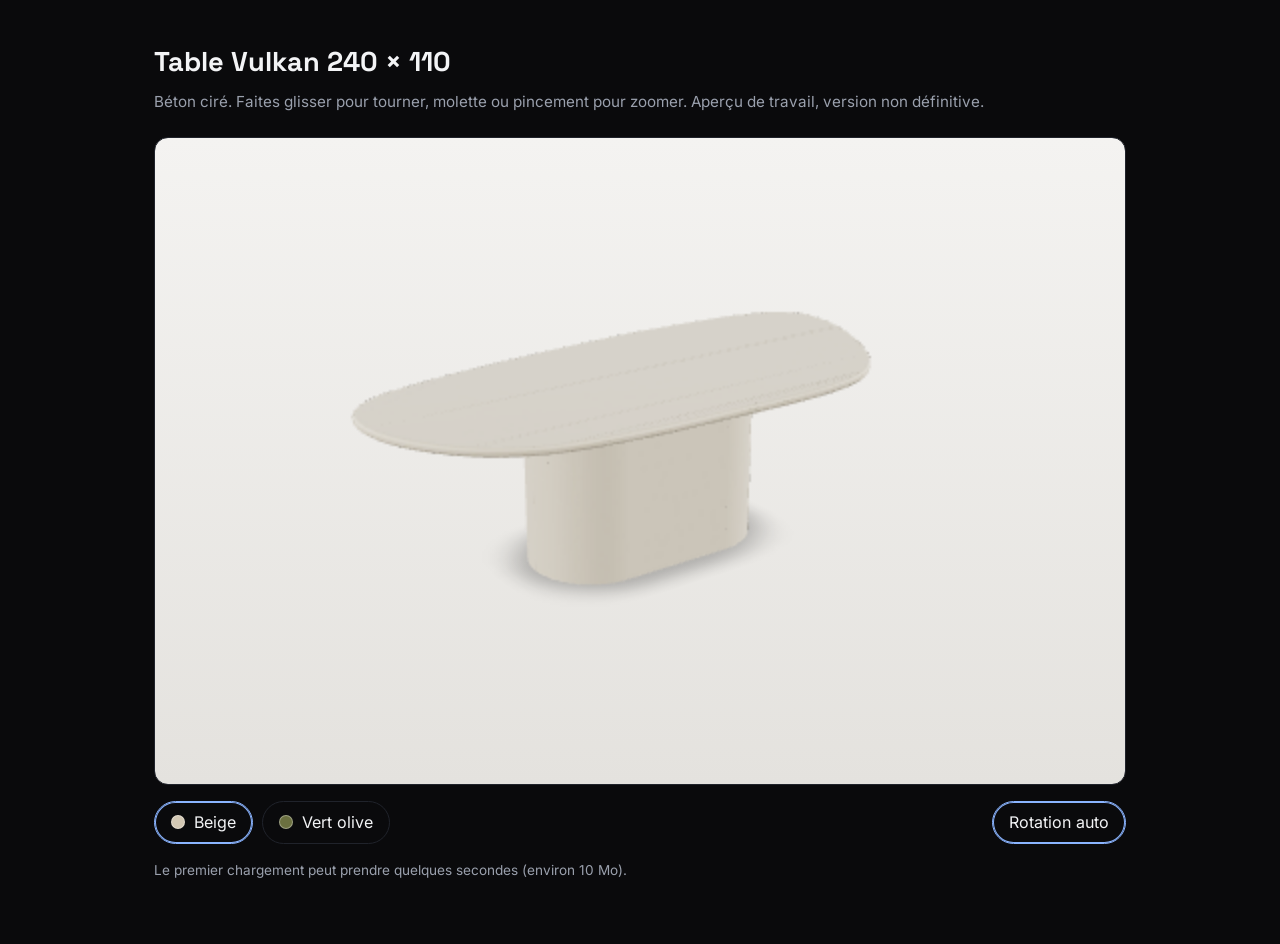
<file: apercu-table-k7q2x9/index.html>
<!DOCTYPE html>
<html lang="fr"><head>
<meta charset="UTF-8" /><meta name="viewport" content="width=device-width, initial-scale=1" />
<title>Aperçu 3D — Table Vulkan</title>
<meta name="robots" content="noindex, nofollow, noarchive" />
<link rel="icon" href="/favicon.ico" sizes="any" />
<link rel="stylesheet" href="/fonts/fonts.css" />
<script type="module" src="model-viewer.min.js"></script>
<style>
:root{--bg:#0a0a0c;--line:#20232b;--ink:#f3f4f6;--dim:#9aa0ad;--accent:#8ab4ff}
*{box-sizing:border-box}body{margin:0;background:var(--bg);color:var(--ink);font-family:"Inter",sans-serif;line-height:1.6}
main{max-width:1100px;margin:0 auto;padding:2.5rem 5% 3rem}
h1{font-family:"Space Grotesk",sans-serif;font-size:1.7rem;margin:0 0 .4rem}
p.sub{color:var(--dim);margin:0 0 1.4rem;font-size:.95rem}
.stage{position:relative;aspect-ratio:3/2;width:100%;border-radius:14px;overflow:hidden;border:1px solid var(--line);background:linear-gradient(#f4f3f1,#e4e2de)}
model-viewer{width:100%;height:100%;--poster-color:transparent}
.loading{position:absolute;inset:auto 0 12px 0;text-align:center;font-size:.85rem;color:#6b675e;pointer-events:none}
.bar{display:flex;flex-wrap:wrap;gap:.6rem;margin-top:1rem;align-items:center}
.bar button{font:inherit;cursor:pointer;padding:.5rem 1rem;border-radius:999px;border:1px solid var(--line);background:transparent;color:var(--ink);display:flex;gap:.55rem;align-items:center}
.bar button:focus-visible{outline:2px solid var(--accent);outline-offset:2px}
.bar button[aria-pressed="true"]{border-color:var(--accent);box-shadow:0 0 0 1px var(--accent) inset}
.sw{width:14px;height:14px;border-radius:50%;border:1px solid rgba(255,255,255,.35)}
.spacer{flex:1}
.info{color:var(--dim);font-size:.85rem;margin-top:1rem}
[hidden]{display:none!important}
</style>
</head><body><main>
<h1>Table Vulkan 240 × 110</h1>
<p class="sub">Béton ciré. Faites glisser pour tourner, molette ou pincement pour zoomer. Aperçu de travail, version non définitive.</p>
<div class="stage">
<model-viewer id="mv" src="table_beige.glb" alt="Table Vulkan en béton ciré"
 camera-controls touch-action="pan-y" auto-rotate auto-rotate-delay="3000" interaction-prompt="none"
 camera-orbit="35deg 68deg auto" field-of-view="25deg" min-field-of-view="12deg" max-field-of-view="40deg"
 environment-image="neutral" exposure="1.0" tone-mapping="aces" shadow-intensity="1.1" shadow-softness="1"
 ar ar-modes="webxr scene-viewer quick-look" ar-scale="fixed"></model-viewer>
<div class="loading" id="loading">Chargement du modèle…</div>
</div>
<div class="bar" role="group" aria-label="Finition">
<button type="button" data-src="table_beige.glb" aria-pressed="true"><span class="sw" style="background:#d3c8b4"></span>Beige</button>
<button type="button" data-src="table_vert.glb" aria-pressed="false"><span class="sw" style="background:#6b7040"></span>Vert olive</button>
<span class="spacer"></span>
<button type="button" id="rot" aria-pressed="true">Rotation auto</button>
</div>
<p class="info" id="info">Le premier chargement peut prendre quelques secondes (environ 10 Mo).</p>
</main>
<script>
const mv=document.getElementById('mv'),info=document.getElementById('info');
const finish=[...document.querySelectorAll('[data-src]')];
finish.forEach(b=>b.addEventListener('click',()=>{
 finish.forEach(x=>x.setAttribute('aria-pressed',x===b));
 const cam=mv.getCameraOrbit(),fov=mv.getFieldOfView();
 mv.src=b.dataset.src;mv.cameraOrbit=cam.toString();mv.fieldOfView=fov+'deg';
}));
document.getElementById('rot').addEventListener('click',e=>{
 const on=e.currentTarget.getAttribute('aria-pressed')!=='true';
 e.currentTarget.setAttribute('aria-pressed',on);mv.autoRotate=on;
});
mv.addEventListener('progress',e=>{document.getElementById('loading').hidden=e.detail.totalProgress>=1});
mv.addEventListener('error',()=>{info.textContent='Le modèle 3D n’a pas pu se charger. Rechargez la page.'});
</script>
</body></html>
</file>
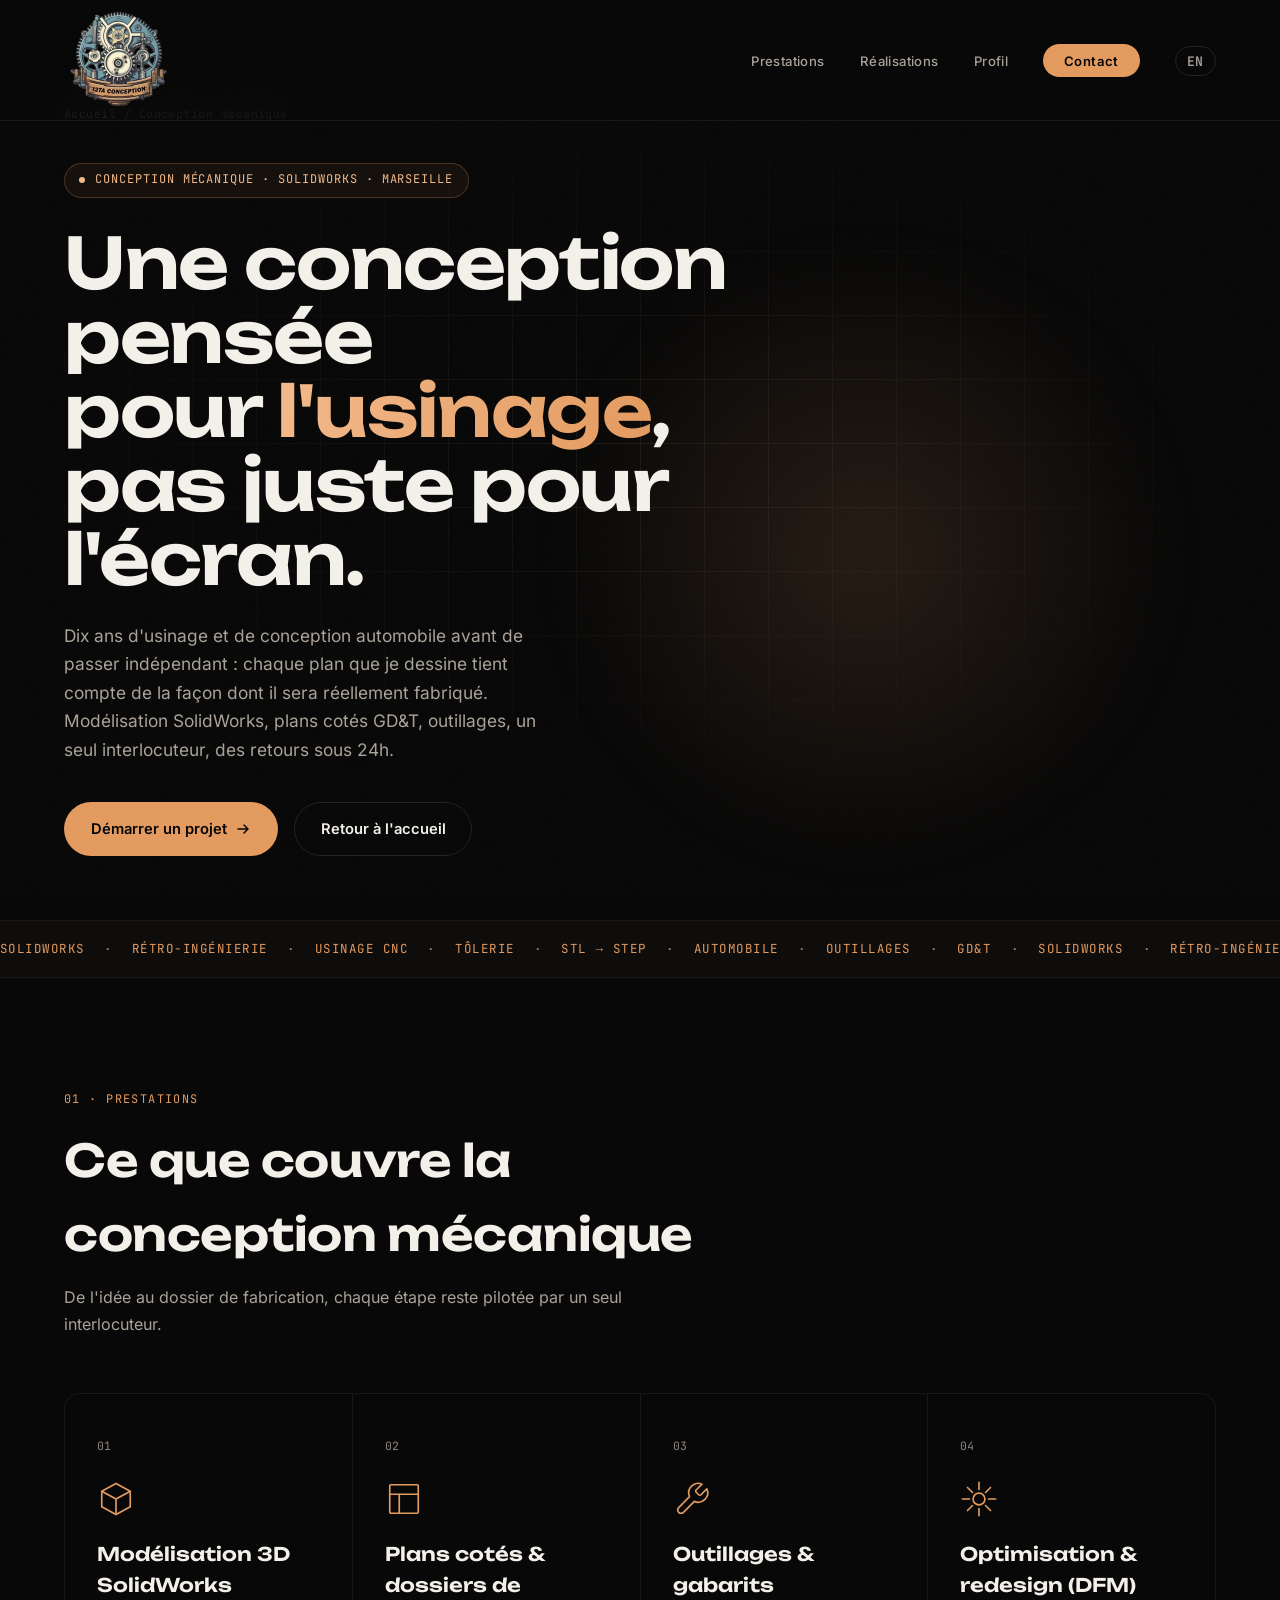
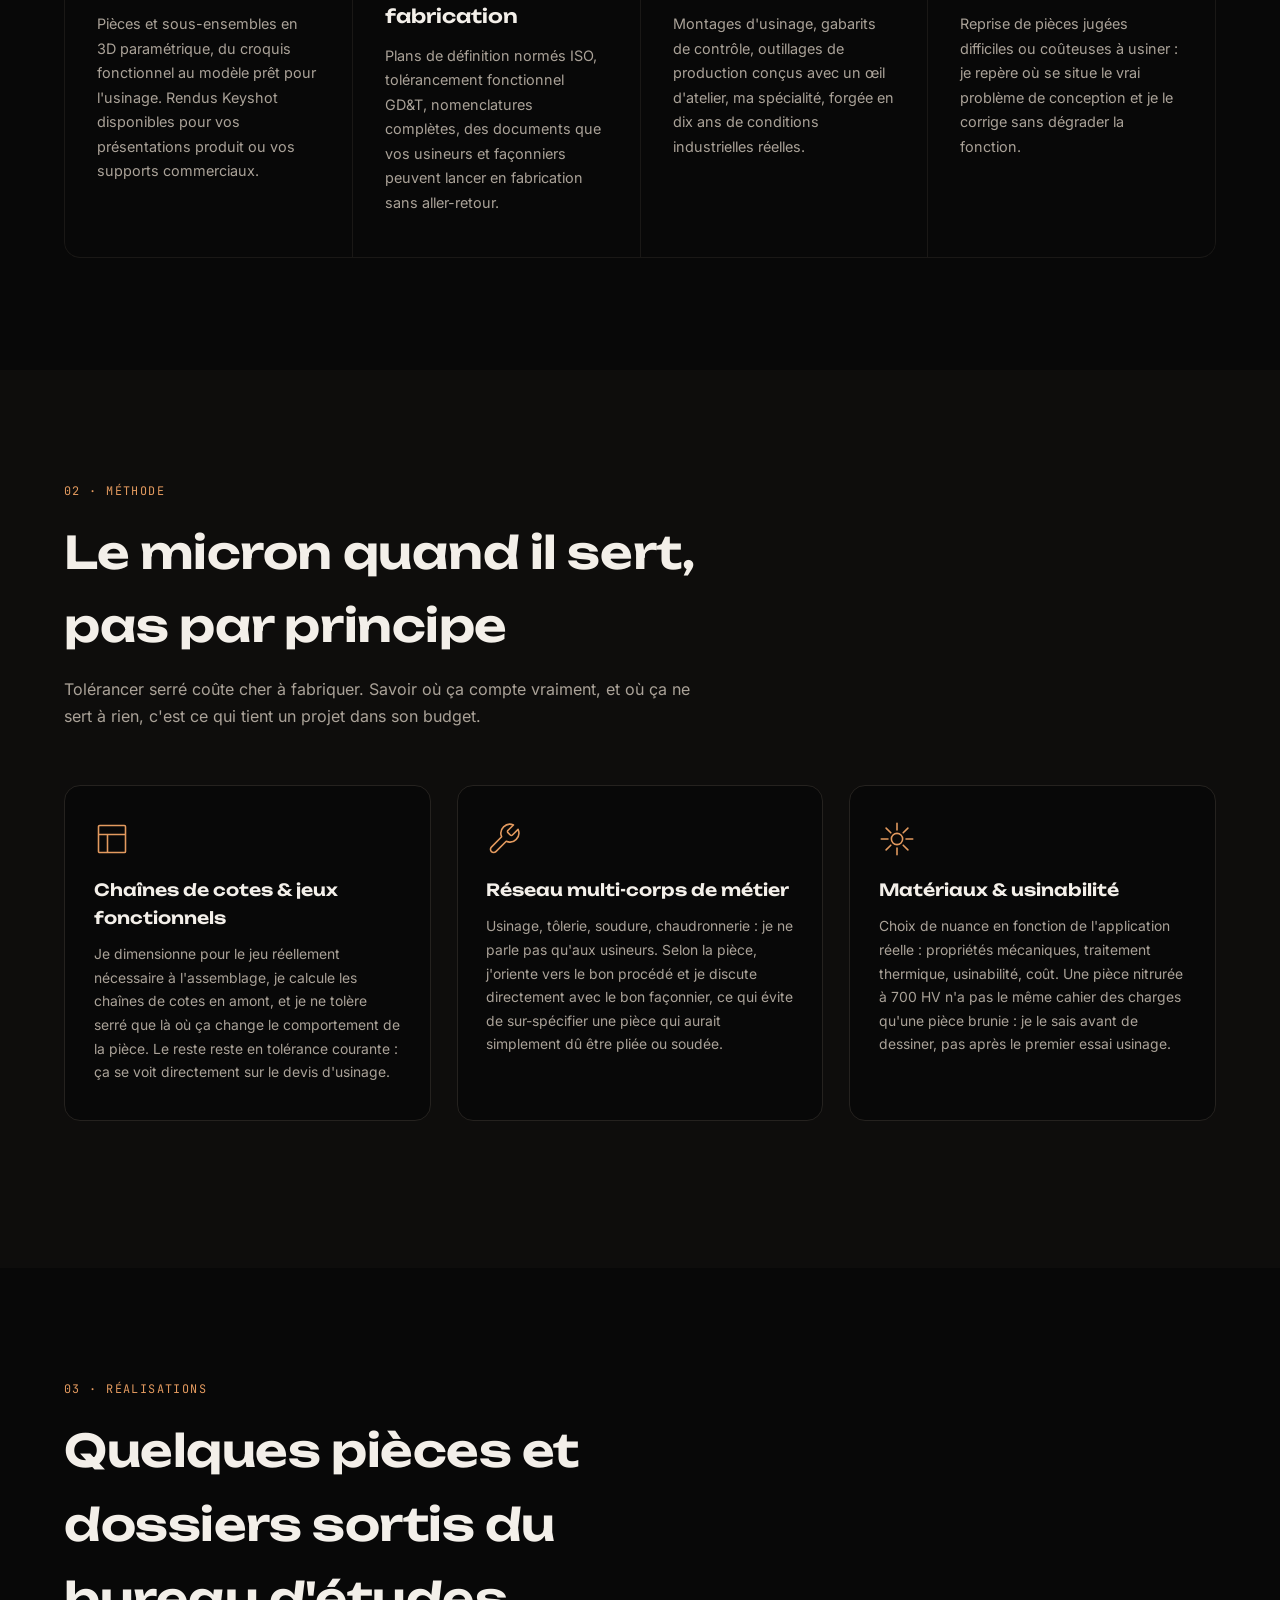
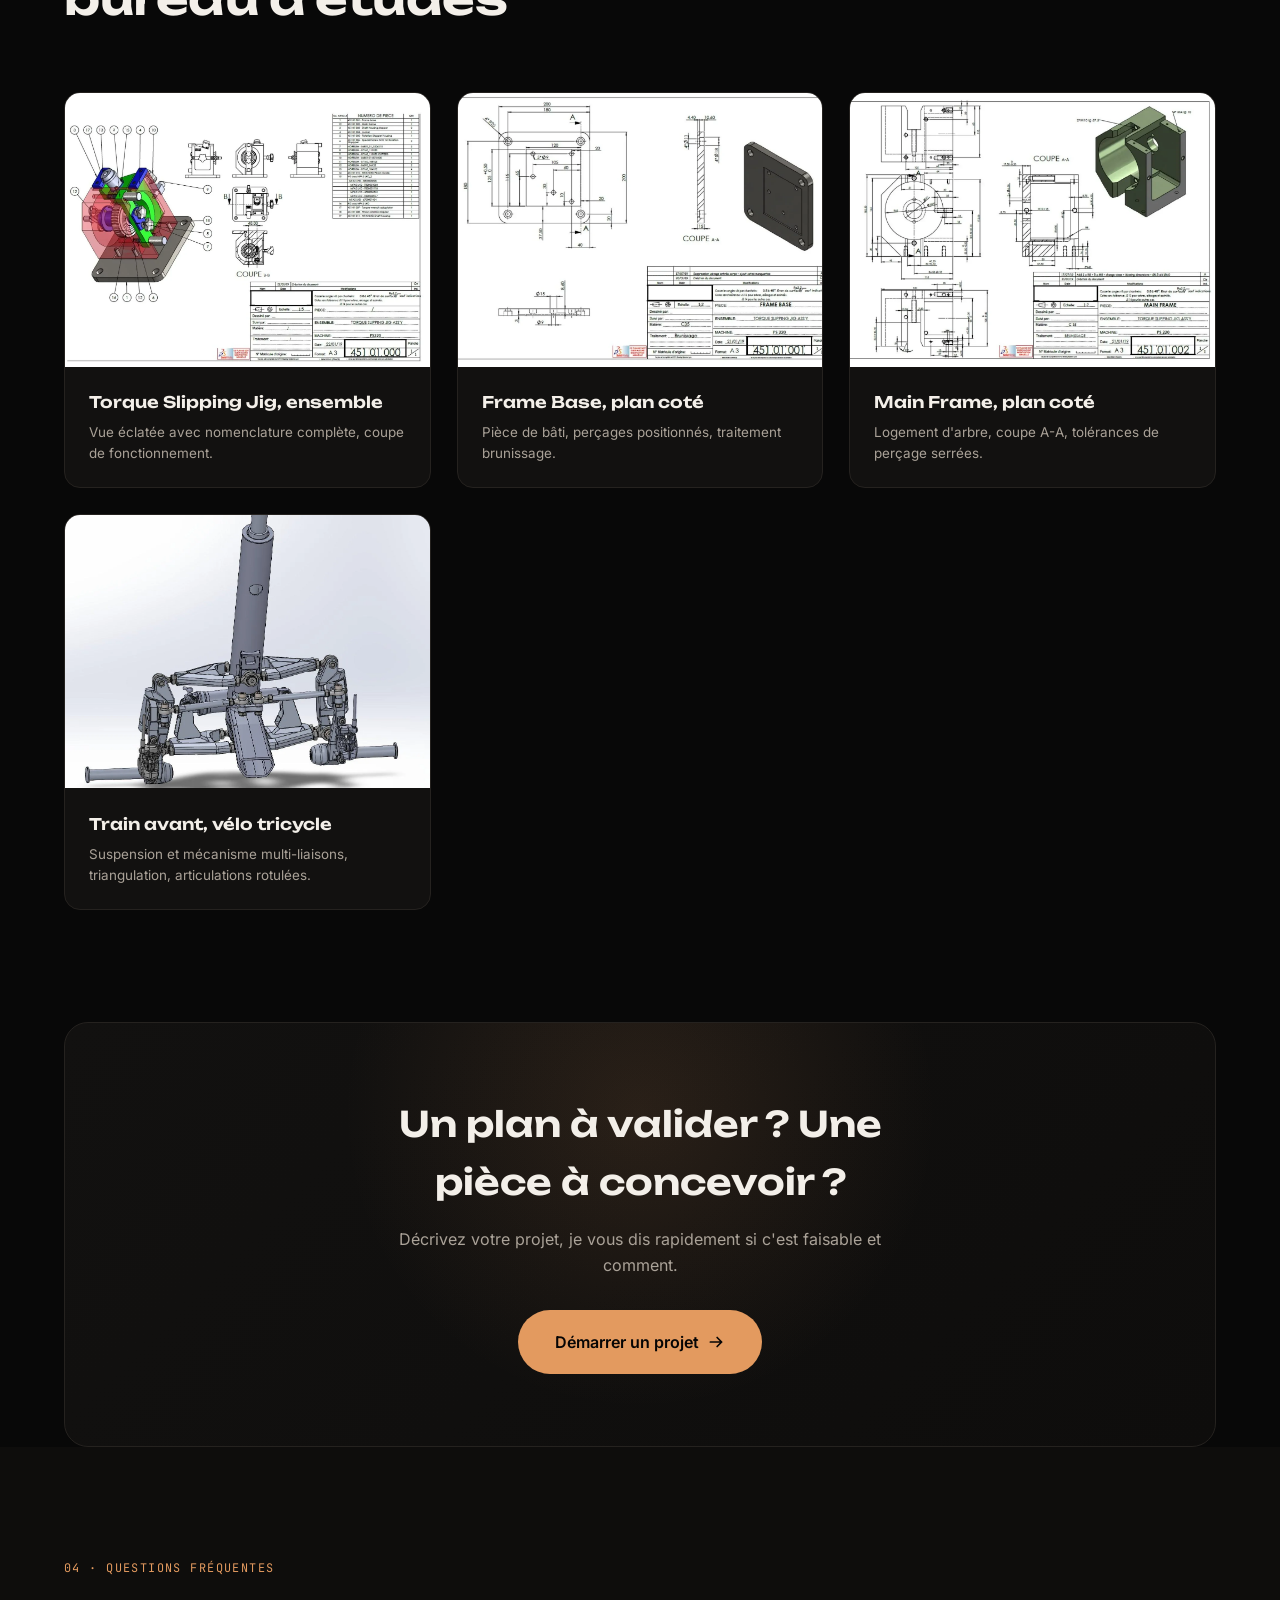
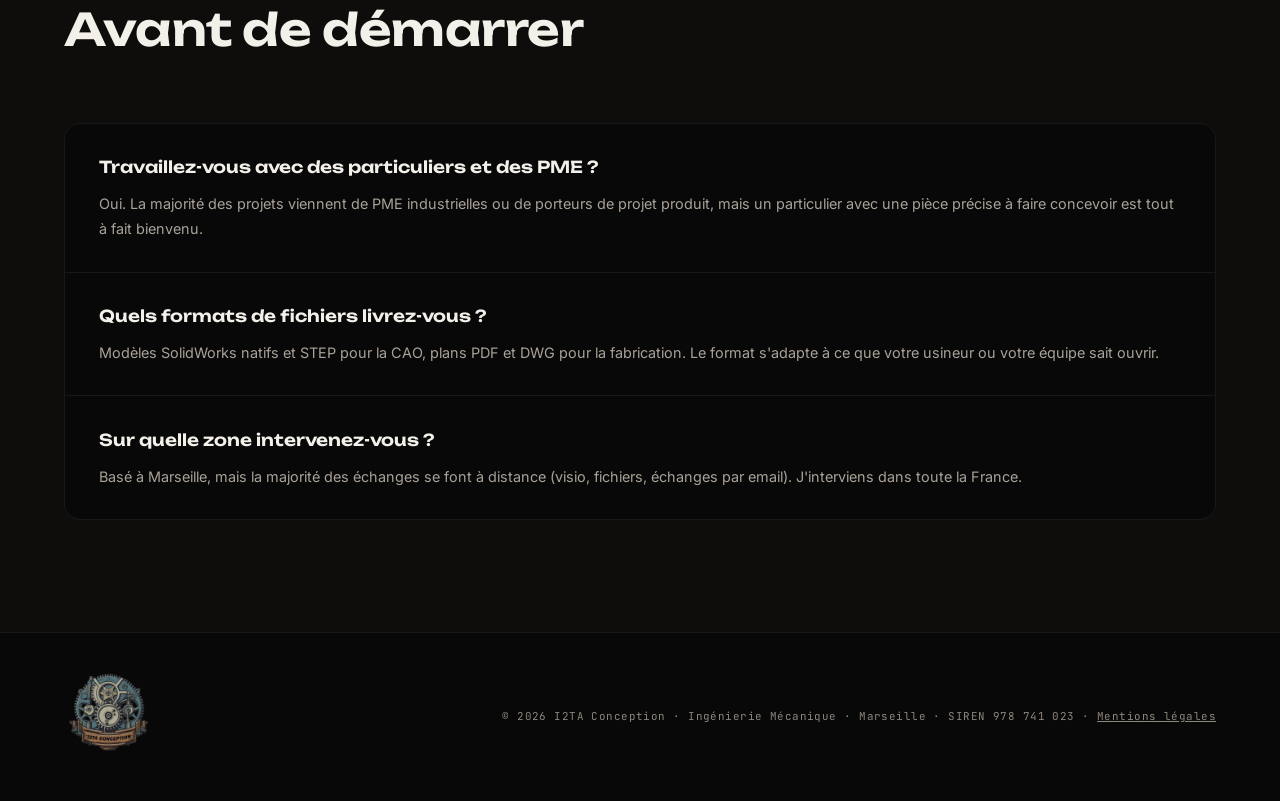
<file: conception-mecanique-solidworks/index.html>
<!DOCTYPE html>
<html lang="fr">
<head>
<meta charset="UTF-8" />
<meta name="viewport" content="width=device-width, initial-scale=1.0" />
<title>Conception mécanique SolidWorks | Bureau d'études | I2TA Marseille</title>
<meta name="description" content="Bureau d'études en conception mécanique à Marseille : modélisation SolidWorks, plans cotés GD&T, outillages et optimisation DFM. Réponse rapide sur faisabilité." />
<meta name="keywords" content="conception mécanique, ingénieur mécanique, bureau d'études, SolidWorks, plans cotés, GD&T, tolérancement, DFM, outillage industriel, Marseille" />
<meta name="author" content="I2TA Conception" />
<meta name="robots" content="index, follow" />
<link rel="canonical" href="https://i2ta-conception.fr/conception-mecanique-solidworks/" />
<link rel="icon" href="/favicon.ico" sizes="any" />
<link rel="icon" href="/favicon-32.png" type="image/png" sizes="32x32" />
<link rel="icon" href="/favicon-16.png" type="image/png" sizes="16x16" />
<link rel="apple-touch-icon" href="/apple-touch-icon.png" />

<meta property="og:type" content="website" />
<meta property="og:locale" content="fr_FR" />
<meta property="og:url" content="https://i2ta-conception.fr/conception-mecanique-solidworks/" />
<meta property="og:title" content="Conception mécanique SolidWorks | I2TA Conception" />
<meta property="og:description" content="Modélisation SolidWorks, plans cotés GD&T, outillages et optimisation DFM. Bureau d'études mécanique basé à Marseille." />
<meta property="og:site_name" content="I2TA Conception" />

<meta property="og:image" content="https://i2ta-conception.fr/img/og-i2ta-conception.jpg" />
<meta property="og:image:width" content="1200" />
<meta property="og:image:height" content="630" />
<meta name="twitter:image" content="https://i2ta-conception.fr/img/og-i2ta-conception.jpg" />
<meta name="twitter:card" content="summary_large_image" />
<meta name="twitter:title" content="Conception mécanique SolidWorks | I2TA Conception" />
<meta name="twitter:description" content="Modélisation SolidWorks, plans cotés GD&T, outillages et optimisation DFM. Bureau d'études mécanique basé à Marseille." />

<script type="application/ld+json">
{
  "@context": "https://schema.org",
  "@type": "Service",
  "name": "Conception mécanique SolidWorks, I2TA Conception",
  "url": "https://i2ta-conception.fr/conception-mecanique-solidworks/",
  "areaServed": ["Marseille", "Provence-Alpes-Côte d'Azur", "France"],
  "provider": { "@type": "ProfessionalService", "name": "I2TA Conception", "url": "https://i2ta-conception.fr/" },
  "hasOfferCatalog": {
    "@type": "OfferCatalog",
    "itemListElement": [
      { "@type": "Offer", "itemOffered": { "@type": "Service", "name": "Modélisation 3D SolidWorks" } },
      { "@type": "Offer", "itemOffered": { "@type": "Service", "name": "Plans cotés et dossiers de fabrication" } },
      { "@type": "Offer", "itemOffered": { "@type": "Service", "name": "Outillages et gabarits industriels" } },
      { "@type": "Offer", "itemOffered": { "@type": "Service", "name": "Optimisation et redesign de pièces (DFM)" } }
    ]
  }
}
</script>
<script type="application/ld+json">
{
  "@context": "https://schema.org",
  "@type": "BreadcrumbList",
  "itemListElement": [
    { "@type": "ListItem", "position": 1, "name": "Accueil", "item": "https://i2ta-conception.fr/" },
    { "@type": "ListItem", "position": 2, "name": "Conception mécanique", "item": "https://i2ta-conception.fr/conception-mecanique-solidworks/" }
  ]
}
</script>

<script data-goatcounter="https://i2ta-conception.goatcounter.com/count" async src="//gc.zgo.at/count.js"></script>

<link rel="preload" href="/fonts/inter-latin-wght-normal.woff2" as="font" type="font/woff2" crossorigin />
<style>@font-face{font-family:"Unbounded";font-style:normal;font-weight:200 900;font-display:swap;src:url("/fonts/unbounded-latin-wght-normal.woff2") format("woff2-variations")}
@font-face{font-family:"Space Grotesk";font-style:normal;font-weight:300 700;font-display:swap;src:url("/fonts/space-grotesk-latin-wght-normal.woff2") format("woff2-variations")}
@font-face{font-family:"Inter";font-style:normal;font-weight:100 900;font-display:swap;src:url("/fonts/inter-latin-wght-normal.woff2") format("woff2-variations")}
@font-face{font-family:"JetBrains Mono";font-style:normal;font-weight:100 800;font-display:swap;src:url("/fonts/jetbrains-mono-latin-wght-normal.woff2") format("woff2-variations")}</style>
<style>
/* ============ TOKENS ============ */
:root {
  --bg: #080808;
  --bg-1: #0e0d0c;
  --bg-2: #121110;
  --bg-3: #191714;
  --line: #25221f;
  --line-soft: #1a1816;

  --ink: #f3efe9;
  --ink-dim: #aaa298;
  --ink-faint: #8d867d;

  --accent: #e39a5f;
  --accent-bright: #f2b98a;
  --accent-dim: #b4703f;
  --metal: #7a7066;

  --display: "Unbounded", sans-serif;
  --body: "Inter", sans-serif;
  --mono: "JetBrains Mono", monospace;

  --ease: cubic-bezier(0.22, 1, 0.36, 1);
}

* { box-sizing: border-box; margin: 0; padding: 0; }
html { scroll-behavior: smooth; }
body {
  background: var(--bg);
  color: var(--ink);
  font-family: var(--body);
  font-weight: 400;
  line-height: 1.65;
  overflow-x: hidden;
  -webkit-font-smoothing: antialiased;
}
a { color: inherit; }
img { max-width: 100%; }

/* film grain texture overlay */
.grain {
  position: fixed; inset: 0; z-index: 200; pointer-events: none;
  opacity: 0.025; mix-blend-mode: overlay;
  background-image: url("data:image/svg+xml,%3Csvg xmlns='http://www.w3.org/2000/svg' width='100' height='100'%3E%3Cfilter id='n'%3E%3CfeTurbulence type='fractalNoise' baseFrequency='0.9' numOctaves='2' stitchTiles='stitch'/%3E%3C/filter%3E%3Crect width='100%25' height='100%25' filter='url(%23n)'/%3E%3C/svg%3E");
}

.cursor-glow {
  position: fixed; top: 0; left: 0; width: 500px; height: 500px;
  border-radius: 50%; pointer-events: none; z-index: 1;
  background: radial-gradient(circle, rgba(227,154,95,0.06) 0%, transparent 70%);
  transform: translate(-50%, -50%);
  transition: opacity 0.3s;
  opacity: 0;
}

/* ============ NAV ============ */
nav {
  position: fixed; top: 0; left: 0; right: 0; z-index: 100;
  display: flex; align-items: center; justify-content: space-between;
  padding: 0.3rem 5%;
  background: rgba(8,8,8,0.7);
  backdrop-filter: blur(16px) saturate(140%);
  border-bottom: 1px solid var(--line-soft);
  transition: border-color 0.3s, background 0.3s;
}
.nav-logo img { height: 110px; width: auto; display: block; }
.nav-links { display: flex; align-items: center; gap: 2.2rem; list-style: none; }
.nav-links a {
  text-decoration: none; color: var(--ink-dim);
  font-size: 0.82rem; font-weight: 500; letter-spacing: 0.03em;
  transition: color 0.2s; position: relative;
}
.nav-links a:not(.nav-cta)::after {
  content: ""; position: absolute; left: 0; bottom: -6px; width: 0; height: 1px;
  background: var(--accent); transition: width 0.25s var(--ease);
}
.nav-links a:not(.nav-cta):hover::after { width: 100%; }
.nav-links a:hover { color: var(--ink); }
.nav-cta {
  background: var(--accent); color: #060505 !important; padding: 0.55rem 1.3rem;
  border-radius: 100px; font-weight: 600 !important; transition: transform 0.2s, box-shadow 0.2s;
}
.nav-cta:hover { transform: translateY(-1px); box-shadow: 0 4px 20px rgba(227,154,95,0.35); }
.nav-lang {
  font-family: var(--mono); font-size: 0.72rem; font-weight: 600 !important;
  border: 1px solid var(--line); border-radius: 100px; padding: 0.35rem 0.7rem !important;
  letter-spacing: 0.05em;
}
.nav-lang:hover { border-color: var(--accent); color: var(--accent-bright) !important; }

.nav-burger { display: none; flex-direction: column; gap: 5px; background: none; border: none; cursor: pointer; padding: 6px; }
.nav-burger span { width: 22px; height: 1.5px; background: var(--ink); display: block; }

.mobile-menu {
  display: none; position: fixed; top: 64px; left: 0; right: 0; z-index: 99;
  background: var(--bg-1); border-bottom: 1px solid var(--line);
  flex-direction: column; padding: 1rem 5% 1.5rem;
}
.mobile-menu.open { display: flex; }
.mobile-menu a { color: var(--ink-dim); text-decoration: none; padding: 0.8rem 0; border-bottom: 1px solid var(--line-soft); font-size: 0.95rem; }

/* ============ HERO ============ */
#hero {
  position: relative; min-height: 100vh; display: flex; align-items: center;
  padding: 9rem 5% 4rem; overflow: hidden;
}
.hero-bg { position: absolute; inset: 0; z-index: 0; }
.hero-grid {
  position: absolute; inset: 0;
  background-image:
    linear-gradient(var(--line-soft) 1px, transparent 1px),
    linear-gradient(90deg, var(--line-soft) 1px, transparent 1px);
  background-size: 64px 64px;
  -webkit-mask-image: radial-gradient(ellipse 70% 60% at 50% 40%, black 0%, transparent 75%);
  mask-image: radial-gradient(ellipse 70% 60% at 50% 40%, black 0%, transparent 75%);
}
.hero-glow {
  position: absolute; top: 10%; right: 5%; width: 700px; height: 700px;
  background: radial-gradient(circle, rgba(227,154,95,0.14) 0%, transparent 65%);
  filter: blur(20px);
}

.hero-h1 { margin: 0; font-weight: 400; font-size: 1rem; letter-spacing: normal; }
.hero-h1 .hero-title { display: block; }
.hero-inner { position: relative; z-index: 2; max-width: 680px; }

.hero-eyebrow {
  display: inline-flex; align-items: center; gap: 0.6rem;
  font-family: var(--mono); font-size: 0.75rem; color: var(--accent-bright);
  letter-spacing: 0.08em; text-transform: uppercase;
  margin-bottom: 1.8rem; padding: 0.4rem 0.9rem;
  border: 1px solid rgba(227,154,95,0.25); border-radius: 100px;
  background: rgba(227,154,95,0.06);
}
.dot-pulse {
  width: 6px; height: 6px; border-radius: 50%; background: var(--accent-bright);
  box-shadow: 0 0 0 0 rgba(242,185,138,0.6);
  animation: pulse 2s infinite;
}
@keyframes pulse {
  0% { box-shadow: 0 0 0 0 rgba(242,185,138,0.5); }
  70% { box-shadow: 0 0 0 7px rgba(242,185,138,0); }
  100% { box-shadow: 0 0 0 0 rgba(242,185,138,0); }
}

.hero-title {
  font-family: var(--display); font-weight: 600;
  font-size: clamp(2.6rem, 5.5vw, 4.6rem);
  line-height: 1.05; letter-spacing: -0.02em;
  margin-bottom: 1.6rem; color: var(--ink);
}
.hero-title .line { display: block; overflow: hidden; }
.hero-title em {
  font-style: normal;
  background: linear-gradient(100deg, var(--accent-bright), var(--accent));
  -webkit-background-clip: text; background-clip: text; color: transparent;
}

.hero-desc { font-size: 1.08rem; color: var(--ink-dim); max-width: 480px; margin-bottom: 2.4rem; }

.hero-actions { display: flex; gap: 1rem; flex-wrap: wrap; }

.btn {
  display: inline-flex; align-items: center; gap: 0.55rem;
  text-decoration: none; font-family: var(--body); font-size: 0.92rem; font-weight: 600;
  padding: 0.85rem 1.6rem; border-radius: 100px; border: 1px solid transparent;
  cursor: pointer; transition: transform 0.2s var(--ease), box-shadow 0.2s, background 0.2s, border-color 0.2s;
}
.btn svg { transition: transform 0.2s var(--ease); }
.btn-primary { background: var(--accent); color: #060505; }
.btn-primary:hover { transform: translateY(-2px); box-shadow: 0 8px 30px rgba(227,154,95,0.35); }
.btn-primary:hover svg { transform: translateX(3px); }
.btn-ghost { background: transparent; color: var(--ink); border-color: var(--line); }
.btn-ghost:hover { border-color: var(--ink-faint); background: rgba(255,255,255,0.03); }
.btn-lg { padding: 1.1rem 2.2rem; font-size: 1rem; }
.btn-block { width: 100%; justify-content: center; }

/* signature element: exploded mechanical part */
.hero-part {
  position: absolute; right: 2%; top: 50%; transform: translateY(-50%);
  width: clamp(280px, 38vw, 480px); z-index: 1;
  display: flex; flex-direction: column; align-items: center;
}
/* Conteneur du train planétaire 3D (WebGL) — carré, décoratif */
.hero-gear { width: 100%; aspect-ratio: 1 / 1; }
.hero-gear canvas { display: block; width: 100% !important; height: 100% !important;
  pointer-events: none; /* purement décoratif : ne bloque pas le scroll ni les CTA */ }

.scroll-cue {
  position: absolute; bottom: 2.2rem; left: 5%; z-index: 2;
  display: flex; flex-direction: column; align-items: center; gap: 0.5rem;
  font-family: var(--mono); font-size: 0.66rem; color: var(--ink-faint);
  letter-spacing: 0.1em; text-transform: uppercase;
}
.scroll-cue-line { width: 1px; height: 30px; background: linear-gradient(var(--ink-faint), transparent); animation: scrollcue 1.8s ease-in-out infinite; }
@keyframes scrollcue { 0%,100% { opacity: 0.3; } 50% { opacity: 1; } }

/* ============ MARQUEE ============ */
.marquee {
  border-top: 1px solid var(--line-soft); border-bottom: 1px solid var(--line-soft);
  background: var(--bg-1); overflow: hidden; padding: 1.1rem 0;
}
.marquee-track {
  display: flex; gap: 1.2rem; white-space: nowrap; width: max-content;
  animation: marquee 28s linear infinite;
  font-family: var(--mono); font-size: 0.78rem; color: var(--ink-faint); letter-spacing: 0.12em;
}
.marquee-track span:nth-child(odd) { color: var(--accent); }
@keyframes marquee { from { transform: translateX(0); } to { transform: translateX(-50%); } }

/* ============ SECTIONS ============ */
.section { padding: 7rem 5%; position: relative; }
.section-dark { background: var(--bg-1); }

.section-head { max-width: 640px; margin-bottom: 3.5rem; }
.eyebrow {
  font-family: var(--mono); font-size: 0.74rem; color: var(--accent);
  letter-spacing: 0.12em; text-transform: uppercase; margin-bottom: 0.9rem;
}
.section h2 {
  font-family: var(--display); font-weight: 600; letter-spacing: -0.01em;
  font-size: clamp(1.9rem, 3.6vw, 2.8rem); color: var(--ink); margin-bottom: 0.8rem;
}
.section-sub { color: var(--ink-dim); font-size: 1rem; }

/* reveal on scroll */
.reveal { opacity: 0; transform: translateY(28px); transition: opacity 0.7s var(--ease), transform 0.7s var(--ease); }
.reveal.visible { opacity: 1; transform: none; }
@media (prefers-reduced-motion: reduce) {
  .reveal { opacity: 1; transform: none; transition: none; }
  .carrier-spin, .planet-spin, .sun-spin, .dot-pulse, .scroll-cue-line, .marquee-track { animation: none; }
}

/* ============ SERVICES ============ */
.services-grid { display: grid; grid-template-columns: repeat(auto-fit, minmax(250px, 1fr)); gap: 1px; background: var(--line-soft); border: 1px solid var(--line-soft); border-radius: 16px; overflow: hidden; }
.service-card {
  background: var(--bg); padding: 2.6rem 2rem; transition: background 0.3s;
  position: relative;
}
.service-card:hover { background: var(--bg-2); }
.service-num {
  font-family: var(--mono); font-size: 0.72rem; color: var(--ink-faint);
  margin-bottom: 1.6rem;
}
.service-icon { width: 38px; height: 38px; color: var(--accent); margin-bottom: 1.3rem; }
.service-card h3 { font-family: var(--display); font-size: 1.18rem; font-weight: 600; margin-bottom: 0.7rem; color: var(--ink); }
.service-card p { font-size: 0.9rem; color: var(--ink-dim); line-height: 1.7; }

/* ============ WORK / GALLERY ============ */
.work-filters { display: flex; gap: 0.7rem; flex-wrap: wrap; margin-bottom: 2.5rem; }
.work-filter {
  background: var(--bg-2); border: 1px solid var(--line); color: var(--ink-dim);
  font-family: var(--mono); font-size: 0.76rem; letter-spacing: 0.04em;
  padding: 0.55rem 1.1rem; border-radius: 100px; cursor: pointer; transition: all 0.2s;
}
.work-filter:hover { border-color: rgba(227,154,95,0.35); color: var(--ink); }
.work-filter.active { background: var(--accent); border-color: var(--accent); color: #060505; font-weight: 600; }

.work-grid { display: grid; grid-template-columns: repeat(auto-fill, minmax(280px, 1fr)); gap: 1.6rem; }
.work-card {
  background: var(--bg-2); border: 1px solid var(--line); border-radius: 16px; overflow: hidden;
  transition: transform 0.3s var(--ease), border-color 0.3s, opacity 0.3s, box-shadow 0.3s;
}
.work-card:hover { transform: translateY(-5px); border-color: rgba(227,154,95,0.3); box-shadow: 0 12px 30px rgba(0,0,0,0.35); }
.work-card.hidden-filter { display: none; }
.work-media { position: relative; overflow: hidden; aspect-ratio: 4/3; background: #0e0d0c; cursor: zoom-in; }
.work-media img { width: 100%; height: 100%; object-fit: cover; object-position: center; display: block; transition: transform 0.4s var(--ease); }
.work-card:hover .work-media img { transform: scale(1.06); }
.work-media::after {
  content: "⤢"; position: absolute; top: 0.7rem; right: 0.7rem; width: 30px; height: 30px;
  background: rgba(8,8,8,0.7); border: 1px solid var(--line); border-radius: 8px;
  color: var(--ink); display: flex; align-items: center; justify-content: center; font-size: 0.9rem;
  opacity: 0; transition: opacity 0.2s;
}
.work-card:hover .work-media::after { opacity: 1; }
.work-info { padding: 1.4rem 1.5rem; }
.work-info h3 { font-family: var(--display); font-size: 1rem; font-weight: 600; margin-bottom: 0.4rem; }
.work-info p { font-size: 0.84rem; color: var(--ink-dim); line-height: 1.6; }

/* lightbox */
.lightbox {
  display: none; position: fixed; inset: 0; z-index: 300;
  background: rgba(8,8,8,0.94); backdrop-filter: blur(6px);
  align-items: center; justify-content: center; padding: 4vh 4vw;
  cursor: zoom-out;
}
.lightbox.open { display: flex; }
.lightbox img { max-width: 100%; max-height: 92vh; border-radius: 8px; box-shadow: 0 20px 60px rgba(0,0,0,0.5); cursor: default; }
.lightbox-close {
  position: absolute; top: 1.5rem; right: 1.5rem; width: 44px; height: 44px;
  background: var(--bg-2); border: 1px solid var(--line); border-radius: 50%;
  color: var(--ink); display: flex; align-items: center; justify-content: center;
  cursor: pointer; transition: border-color 0.2s, transform 0.2s;
}
.lightbox-close:hover { border-color: var(--accent); transform: rotate(90deg); }

/* ============ EXPERTISE ============ */
.expertise-grid { display: grid; grid-template-columns: repeat(auto-fit, minmax(260px, 1fr)); gap: 1.6rem; margin-bottom: 2.2rem; }
.expertise-card {
  background: var(--bg); border: 1px solid var(--line); border-radius: 16px;
  padding: 2.2rem 1.8rem; transition: border-color 0.3s, transform 0.3s var(--ease);
}
.expertise-card:hover { border-color: rgba(227,154,95,0.3); transform: translateY(-3px); }
.expertise-icon { width: 36px; height: 36px; color: var(--accent); margin-bottom: 1.2rem; }
.expertise-card h3 { font-family: var(--display); font-size: 1.05rem; font-weight: 600; margin-bottom: 0.7rem; color: var(--ink); }
.expertise-card p { font-size: 0.87rem; color: var(--ink-dim); line-height: 1.7; }

.expertise-banner {
  display: flex; gap: 1.6rem; align-items: flex-start;
  background: linear-gradient(135deg, rgba(227,154,95,0.07), transparent);
  border: 1px solid rgba(227,154,95,0.2); border-radius: 16px; padding: 2rem 2.2rem;
}
.expertise-banner-icon { flex-shrink: 0; width: 36px; height: 36px; color: var(--accent-bright); margin-top: 0.2rem; }
.expertise-banner h3 { font-family: var(--display); font-size: 1.1rem; font-weight: 600; margin-bottom: 0.6rem; color: var(--ink); }
.expertise-banner p { font-size: 0.9rem; color: var(--ink-dim); line-height: 1.75; }

@media (max-width: 600px) {
  .expertise-banner { flex-direction: column; }
}

/* ============ TRUST ============ */
.trust-layout { display: grid; grid-template-columns: 1fr 1.1fr; gap: 4.5rem; align-items: center; }
.trust-blueprint { border-radius: 16px; overflow: hidden; border: 1px solid var(--line); }
.trust-blueprint svg { display: block; width: 100%; height: auto; }

.trust-portrait {
  position: relative; border-radius: 16px; overflow: hidden;
  border: 1px solid var(--line); background: var(--bg-1);
  aspect-ratio: 4 / 5;
}
.trust-portrait img {
  width: 100%; height: 100%; object-fit: cover; display: block;
  filter: grayscale(0.08) contrast(1.04);
}
.trust-portrait::after {
  content: ""; position: absolute; inset: 0;
  background: linear-gradient(180deg, rgba(8,8,8,0) 55%, rgba(8,8,8,0.92) 100%);
}
.trust-portrait::before {
  content: ""; position: absolute; inset: 0; z-index: 2; pointer-events: none;
  background-image:
    linear-gradient(var(--line-soft) 1px, transparent 1px),
    linear-gradient(90deg, var(--line-soft) 1px, transparent 1px);
  background-size: 28px 28px;
  opacity: 0.18;
  -webkit-mask-image: linear-gradient(180deg, black 0%, black 55%, transparent 80%);
  mask-image: linear-gradient(180deg, black 0%, black 55%, transparent 80%);
}
.trust-portrait-tag {
  position: absolute; left: 0; right: 0; bottom: 0; z-index: 3;
  padding: 1.1rem 1.3rem 1.2rem;
  display: flex; align-items: flex-end; justify-content: space-between; gap: 1rem;
}
.trust-portrait-tag h4 {
  font-family: var(--display); font-size: 1.05rem; font-weight: 600; color: var(--ink);
  letter-spacing: -0.01em; margin-bottom: 0.25rem;
}
.trust-portrait-tag p {
  font-family: var(--mono); font-size: 0.68rem; letter-spacing: 0.04em;
  color: var(--accent-bright); text-transform: uppercase;
}
.trust-portrait-bracket {
  position: absolute; z-index: 3; width: 16px; height: 16px;
  border-color: rgba(242,185,138,0.45); opacity: 0.9;
}
.trust-portrait-bracket.tl { top: 0.9rem; left: 0.9rem; border-top: 1.4px solid; border-left: 1.4px solid; }
.trust-portrait-bracket.bl { bottom: 0.9rem; left: 0.9rem; border-bottom: 1.4px solid; border-left: 1.4px solid; }

.trust-intro { color: var(--ink-dim); font-size: 1.02rem; margin-bottom: 2.2rem; max-width: 480px; }

.trust-points { display: flex; flex-direction: column; gap: 1.6rem; margin-bottom: 2.2rem; }
.trust-point { display: flex; gap: 1.2rem; align-items: flex-start; }
.trust-point-mark {
  flex-shrink: 0; width: 46px; height: 46px; border-radius: 12px;
  background: rgba(227,154,95,0.08); border: 1px solid rgba(227,154,95,0.25);
  display: flex; align-items: center; justify-content: center;
  font-family: var(--display); font-weight: 600; color: var(--accent-bright); font-size: 1.1rem;
}
.trust-point h3 { font-family: var(--display); font-size: 1.02rem; font-weight: 600; margin-bottom: 0.3rem; color: var(--ink); }
.trust-point p { font-size: 0.88rem; color: var(--ink-dim); }

.testimonial-placeholder {
  display: flex; gap: 1rem; align-items: flex-start;
  background: var(--bg-2); border: 1px dashed var(--line); border-radius: 14px;
  padding: 1.3rem 1.5rem;
}
.testimonial-placeholder svg { flex-shrink: 0; margin-top: 2px; }
.testimonial-placeholder p { font-size: 0.88rem; color: var(--ink-faint); font-style: italic; }

/* ============ CTA BANNER ============ */
.cta-banner {
  margin: 0 5%; padding: 4.5rem 3rem; border-radius: 24px;
  background: linear-gradient(135deg, var(--bg-2), var(--bg-1));
  border: 1px solid var(--line); text-align: center; position: relative; overflow: hidden;
}
.cta-banner::before {
  content: ""; position: absolute; top: -50%; left: 50%; width: 600px; height: 600px;
  background: radial-gradient(circle, rgba(227,154,95,0.12), transparent 70%);
  transform: translateX(-50%);
}
.cta-banner-inner { position: relative; z-index: 1; max-width: 560px; margin: 0 auto; }
.cta-banner h2 { font-family: var(--display); font-size: clamp(1.6rem, 3vw, 2.2rem); font-weight: 600; margin-bottom: 0.9rem; }
.cta-banner p { color: var(--ink-dim); margin-bottom: 2rem; }

/* ============ CONTACT ============ */
.contact-layout { display: grid; grid-template-columns: 0.8fr 1.2fr; gap: 3.5rem; }
.contact-info { display: flex; flex-direction: column; gap: 1rem; }
.contact-row {
  display: flex; gap: 1rem; align-items: center; text-decoration: none;
  background: var(--bg-2); border: 1px solid var(--line); border-radius: 14px;
  padding: 1.1rem 1.3rem; color: var(--ink); transition: border-color 0.2s, transform 0.2s;
}
.contact-row:not(.contact-row-static):hover { border-color: rgba(227,154,95,0.35); transform: translateX(4px); }
.contact-row svg { color: var(--accent); flex-shrink: 0; }
.contact-label { display: block; font-family: var(--mono); font-size: 0.66rem; color: var(--ink-faint); text-transform: uppercase; letter-spacing: 0.08em; margin-bottom: 0.2rem; }
.contact-value { display: block; font-size: 0.92rem; font-weight: 500; }

.contact-form {
  background: var(--bg-2); border: 1px solid var(--line); border-radius: 18px; padding: 2.2rem;
}
.form-row { display: grid; grid-template-columns: 1fr 1fr; gap: 1rem; }
.form-group { margin-bottom: 1.1rem; }
.form-group label {
  display: block; font-family: var(--mono); font-size: 0.66rem; letter-spacing: 0.08em;
  text-transform: uppercase; color: var(--ink-faint); margin-bottom: 0.5rem;
}
.form-group input, .form-group textarea, .form-group select {
  width: 100%; background: var(--bg); border: 1px solid var(--line); color: var(--ink);
  padding: 0.75rem 1rem; border-radius: 10px; font-family: var(--body); font-size: 0.92rem;
  outline: none; transition: border-color 0.2s; resize: vertical;
}
.form-group input:focus, .form-group textarea:focus, .form-group select:focus { border-color: var(--accent); }
.form-group select option { background: var(--bg-2); }
.form-group textarea { min-height: 110px; }
.form-success {
  display: none; margin-top: 1rem; background: rgba(227,154,95,0.1); border: 1px solid rgba(227,154,95,0.3);
  color: var(--accent-bright); padding: 0.9rem; border-radius: 10px; text-align: center;
  font-family: var(--mono); font-size: 0.8rem;
}

/* ============ FOOTER ============ */
footer {
  border-top: 1px solid var(--line-soft); padding: 2.2rem 5%;
  display: flex; justify-content: space-between; align-items: center; flex-wrap: wrap; gap: 1rem;
}
.footer-logo img { height: 90px; width: auto; opacity: 0.7; }
footer p { font-family: var(--mono); font-size: 0.68rem; color: var(--ink-faint); letter-spacing: 0.04em; }

/* ============ RESPONSIVE ============ */
@media (max-width: 980px) {
  .nav-links { display: none; }
  .nav-burger { display: flex; }
  .hero-part { display: none; }
  .trust-layout { grid-template-columns: 1fr; gap: 2.5rem; }
  .contact-layout { grid-template-columns: 1fr; }
}
@media (max-width: 600px) {
  .form-row { grid-template-columns: 1fr; }
  .cta-banner { padding: 3rem 1.6rem; margin: 0 4%; }
  .hero-title { font-size: clamp(2.2rem, 9vw, 3rem); }
}


/* ============ BREADCRUMB (sous-pages) ============ */
.breadcrumb {
  font-family: var(--mono); font-size: 0.72rem; color: var(--ink-faint);
  letter-spacing: 0.04em; padding: 6.5rem 5% 0;
}
.breadcrumb a { color: var(--ink-dim); text-decoration: none; }
.breadcrumb a:hover { color: var(--accent-bright); }

/* ============ FAQ (sous-pages) ============ */
.faq-list {
  display: flex; flex-direction: column; gap: 1px; background: var(--line-soft);
  border: 1px solid var(--line-soft); border-radius: 16px; overflow: hidden;
}
.faq-item { background: var(--bg); padding: 1.9rem 2.1rem; }
.faq-item h3 { font-family: var(--display); font-size: 1.03rem; font-weight: 600; margin-bottom: 0.6rem; color: var(--ink); }
.faq-item p { font-size: 0.9rem; color: var(--ink-dim); line-height: 1.75; }

/* ============ PAGE HERO (sous-pages, sans piece 3D) ============ */
#page-hero { position: relative; min-height: 62vh; display: flex; align-items: center; padding: 2.5rem 5% 4rem; overflow: hidden; }

</style>
</head>
<body>

<div class="grain"></div>
<div class="cursor-glow" id="cursorGlow"></div>

<nav id="nav">
  <div class="nav-logo"><a href="/"><img width="220" height="220" src="/img/i2ta-conception-220.webp" alt="I2TA Conception" /></a></div>
  <ul class="nav-links">
    <li><a href="/#services">Prestations</a></li>
    <li><a href="/#work">Réalisations</a></li>
    <li><a href="/#trust">Profil</a></li>
    <li><a href="/#contact" class="nav-cta">Contact</a></li>
    <li><a href="/en/" class="nav-lang" title="Switch to English">EN</a></li>
  </ul>
  <button class="nav-burger" id="navBurger" aria-label="Menu">
    <span></span><span></span><span></span>
  </button>
</nav>

<div class="mobile-menu" id="mobileMenu">
  <a href="/#services">Prestations</a>
  <a href="/#work">Réalisations</a>
  <a href="/#trust">Profil</a>
  <a href="/#contact">Contact</a>
  <a href="/en/">English version</a>
</div>

<div class="breadcrumb"><a href="/">Accueil</a> / Conception mécanique</div>

<!-- HERO -->
<section id="page-hero">
  <div class="hero-bg">
    <div class="hero-grid"></div>
    <div class="hero-glow"></div>
  </div>
  <div class="hero-inner">
    <h1 class="hero-h1">
      <span class="hero-eyebrow"><span class="dot-pulse"></span>Conception mécanique · SolidWorks · Marseille</span>
      <span class="hero-title">
        <span class="line" data-line="1">Une conception pensée</span><span class="line" data-line="2">pour <em>l&#39;usinage</em>, pas juste pour l&#39;écran.</span>
      </span>
    </h1>
    <p class="hero-desc">Dix ans d'usinage et de conception automobile avant de passer indépendant : chaque plan que je dessine tient compte de la façon dont il sera réellement fabriqué. Modélisation SolidWorks, plans cotés GD&amp;T, outillages, un seul interlocuteur, des retours sous 24h.</p>
    <div class="hero-actions">
      <a href="/#contact" class="btn btn-primary">
        <span>Démarrer un projet</span>
        <svg width="16" height="16" viewBox="0 0 16 16" fill="none"><path d="M3 8h10M9 4l4 4-4 4" stroke="currentColor" stroke-width="1.5" stroke-linecap="round" stroke-linejoin="round"/></svg>
      </a>
      <a href="/" class="btn btn-ghost">Retour à l'accueil</a>
    </div>
  </div>
</section>

<div class="marquee">
  <div class="marquee-track">
    <span>SOLIDWORKS</span><span>·</span><span>RÉTRO-INGÉNIERIE</span><span>·</span><span>USINAGE CNC</span><span>·</span><span>TÔLERIE</span><span>·</span>
    <span>STL → STEP</span><span>·</span><span>AUTOMOBILE</span><span>·</span><span>OUTILLAGES</span><span>·</span><span>GD&amp;T</span><span>·</span>
    <span>SOLIDWORKS</span><span>·</span><span>RÉTRO-INGÉNIERIE</span><span>·</span><span>USINAGE CNC</span><span>·</span><span>TÔLERIE</span><span>·</span>
    <span>STL → STEP</span><span>·</span><span>AUTOMOBILE</span><span>·</span><span>OUTILLAGES</span><span>·</span><span>GD&amp;T</span><span>·</span>
  </div>
</div>


<section id="prestations" class="section">
  <div class="section-head">
    <div class="eyebrow">01 · Prestations</div>
    <h2>Ce que couvre la conception mécanique</h2>
    <p class="section-sub">De l'idée au dossier de fabrication, chaque étape reste pilotée par un seul interlocuteur.</p>
  </div>
  <div class="services-grid">
    <article class="service-card reveal">
      <div class="service-num">01</div>
      <div class="service-icon"><svg viewBox="0 0 32 32" fill="none"><path d="M16 3l12 6.5v13L16 29 4 22.5v-13L16 3z" stroke="currentColor" stroke-width="1.4"/><path d="M4 9.5L16 16l12-6.5M16 16v13" stroke="currentColor" stroke-width="1.4"/></svg></div>
      <h3>Modélisation 3D SolidWorks</h3>
      <p>Pièces et sous-ensembles en 3D paramétrique, du croquis fonctionnel au modèle prêt pour l'usinage. Rendus Keyshot disponibles pour vos présentations produit ou vos supports commerciaux.</p>
    </article>
    <article class="service-card reveal">
      <div class="service-num">02</div>
      <div class="service-icon"><svg viewBox="0 0 32 32" fill="none"><rect x="4" y="4" width="24" height="24" rx="1" stroke="currentColor" stroke-width="1.4"/><path d="M4 12h24M12 28V12" stroke="currentColor" stroke-width="1.4"/></svg></div>
      <h3>Plans cotés &amp; dossiers de fabrication</h3>
      <p>Plans de définition normés ISO, tolérancement fonctionnel GD&amp;T, nomenclatures complètes, des documents que vos usineurs et façonniers peuvent lancer en fabrication sans aller-retour.</p>
    </article>
    <article class="service-card reveal">
      <div class="service-num">03</div>
      <div class="service-icon"><svg viewBox="0 0 32 32" fill="none"><path d="M19.5 8.4a1.3 1.3 0 000 1.9l2.1 2.1a1.3 1.3 0 001.9 0l5-5A8 8 0 0118 18l-9.2 9.2a2.8 2.8 0 01-4-4L13.9 14a8 8 0 0110.5-10.5l-4.9 4.9z" stroke="currentColor" stroke-width="1.4" stroke-linejoin="round"/></svg></div>
      <h3>Outillages &amp; gabarits</h3>
      <p>Montages d'usinage, gabarits de contrôle, outillages de production conçus avec un œil d'atelier, ma spécialité, forgée en dix ans de conditions industrielles réelles.</p>
    </article>
    <article class="service-card reveal">
      <div class="service-num">04</div>
      <div class="service-icon"><svg viewBox="0 0 32 32" fill="none"><circle cx="16" cy="16" r="5" stroke="currentColor" stroke-width="1.4"/><path d="M16 2v6M16 24v6M2 16h6M24 16h6M6.3 6.3l4.2 4.2M21.5 21.5l4.2 4.2M6.3 25.7l4.2-4.2M21.5 10.5l4.2-4.2" stroke="currentColor" stroke-width="1.4" stroke-linecap="round"/></svg></div>
      <h3>Optimisation &amp; redesign (DFM)</h3>
      <p>Reprise de pièces jugées difficiles ou coûteuses à usiner : je repère où se situe le vrai problème de conception et je le corrige sans dégrader la fonction.</p>
    </article>
  </div>
</section>

<section id="methode" class="section section-dark">
  <div class="section-head">
    <div class="eyebrow">02 · Méthode</div>
    <h2>Le micron quand il sert, pas par principe</h2>
    <p class="section-sub">Tolérancer serré coûte cher à fabriquer. Savoir où ça compte vraiment, et où ça ne sert à rien, c'est ce qui tient un projet dans son budget.</p>
  </div>
  <div class="expertise-grid">
    <article class="expertise-card reveal">
      <div class="expertise-icon"><svg viewBox="0 0 32 32" fill="none"><rect x="4" y="4" width="24" height="24" rx="1" stroke="currentColor" stroke-width="1.4"/><path d="M4 12h24M12 28V12" stroke="currentColor" stroke-width="1.4"/></svg></div>
      <h3>Chaînes de cotes &amp; jeux fonctionnels</h3>
      <p>Je dimensionne pour le jeu réellement nécessaire à l'assemblage, je calcule les chaînes de cotes en amont, et je ne tolère serré que là où ça change le comportement de la pièce. Le reste reste en tolérance courante : ça se voit directement sur le devis d'usinage.</p>
    </article>
    <article class="expertise-card reveal">
      <div class="expertise-icon"><svg viewBox="0 0 32 32" fill="none"><path d="M19.5 8.4a1.3 1.3 0 000 1.9l2.1 2.1a1.3 1.3 0 001.9 0l5-5A8 8 0 0118 18l-9.2 9.2a2.8 2.8 0 01-4-4L13.9 14a8 8 0 0110.5-10.5l-4.9 4.9z" stroke="currentColor" stroke-width="1.4" stroke-linejoin="round"/></svg></div>
      <h3>Réseau multi-corps de métier</h3>
      <p>Usinage, tôlerie, soudure, chaudronnerie : je ne parle pas qu'aux usineurs. Selon la pièce, j'oriente vers le bon procédé et je discute directement avec le bon façonnier, ce qui évite de sur-spécifier une pièce qui aurait simplement dû être pliée ou soudée.</p>
    </article>
    <article class="expertise-card reveal">
      <div class="expertise-icon"><svg viewBox="0 0 32 32" fill="none"><circle cx="16" cy="16" r="5" stroke="currentColor" stroke-width="1.4"/><path d="M16 2v6M16 24v6M2 16h6M24 16h6M6.3 6.3l4.2 4.2M21.5 21.5l4.2 4.2M6.3 25.7l4.2-4.2M21.5 10.5l4.2-4.2" stroke="currentColor" stroke-width="1.4" stroke-linecap="round"/></svg></div>
      <h3>Matériaux &amp; usinabilité</h3>
      <p>Choix de nuance en fonction de l'application réelle : propriétés mécaniques, traitement thermique, usinabilité, coût. Une pièce nitrurée à 700 HV n'a pas le même cahier des charges qu'une pièce brunie : je le sais avant de dessiner, pas après le premier essai usinage.</p>
    </article>
  </div>
</section>

<section id="realisations" class="section">
  <div class="section-head">
    <div class="eyebrow">03 · Réalisations</div>
    <h2>Quelques pièces et dossiers sortis du bureau d'études</h2>
  </div>
  <div class="work-grid">
    <article class="work-card reveal">
      <div class="work-media"><img width="1400" height="1027" src="/img/plan-d-ensemble-torque-slipping-jig-avec-nomenclature.webp" alt="Plan d'ensemble Torque Slipping Jig avec nomenclature" loading="lazy" /></div>
      <div class="work-info"><h3>Torque Slipping Jig, ensemble</h3><p>Vue éclatée avec nomenclature complète, coupe de fonctionnement.</p></div>
    </article>
    <article class="work-card reveal">
      <div class="work-media"><img width="1400" height="980" src="/img/plan-cote-frame-base.webp" alt="Plan coté Frame Base" loading="lazy" /></div>
      <div class="work-info"><h3>Frame Base, plan coté</h3><p>Pièce de bâti, perçages positionnés, traitement brunissage.</p></div>
    </article>
    <article class="work-card reveal">
      <div class="work-media"><img width="1400" height="984" src="/img/plan-cote-main-frame-avec-coupe-a-a.webp" alt="Plan coté Main Frame avec coupe A-A" loading="lazy" /></div>
      <div class="work-info"><h3>Main Frame, plan coté</h3><p>Logement d'arbre, coupe A-A, tolérances de perçage serrées.</p></div>
    </article>
    <article class="work-card reveal">
      <div class="work-media"><img width="1217" height="1010" src="/img/suspension-et-train-avant-de-velo-tricycle.webp" alt="Suspension et train avant de vélo tricycle" loading="lazy" /></div>
      <div class="work-info"><h3>Train avant, vélo tricycle</h3><p>Suspension et mécanisme multi-liaisons, triangulation, articulations rotulées.</p></div>
    </article>
  </div>
</section>

<section class="cta-banner reveal">
  <div class="cta-banner-inner">
    <h2>Un plan à valider ? Une pièce à concevoir ?</h2>
    <p>Décrivez votre projet, je vous dis rapidement si c'est faisable et comment.</p>
    <a href="/#contact" class="btn btn-primary btn-lg">
      <span>Démarrer un projet</span>
      <svg width="18" height="18" viewBox="0 0 16 16" fill="none"><path d="M3 8h10M9 4l4 4-4 4" stroke="currentColor" stroke-width="1.5" stroke-linecap="round" stroke-linejoin="round"/></svg>
    </a>
  </div>
</section>

<section id="faq" class="section section-dark">
  <div class="section-head">
    <div class="eyebrow">04 · Questions fréquentes</div>
    <h2>Avant de démarrer</h2>
  </div>
  <div class="faq-list">
    <div class="faq-item reveal"><h3>Travaillez-vous avec des particuliers et des PME ?</h3><p>Oui. La majorité des projets viennent de PME industrielles ou de porteurs de projet produit, mais un particulier avec une pièce précise à faire concevoir est tout à fait bienvenu.</p></div>
    <div class="faq-item reveal"><h3>Quels formats de fichiers livrez-vous ?</h3><p>Modèles SolidWorks natifs et STEP pour la CAO, plans PDF et DWG pour la fabrication. Le format s'adapte à ce que votre usineur ou votre équipe sait ouvrir.</p></div>
    <div class="faq-item reveal"><h3>Sur quelle zone intervenez-vous ?</h3><p>Basé à Marseille, mais la majorité des échanges se font à distance (visio, fichiers, échanges par email). J'interviens dans toute la France.</p></div>
  </div>
</section>


<footer>
  <div class="footer-logo"><img width="220" height="220" src="/img/i2ta-conception-220.webp" alt="I2TA Conception" /></div>
  <p>© 2026 I2TA Conception · Ingénierie Mécanique · Marseille · SIREN 978 741 023 · <a href="/mentions-legales/" style="color:inherit">Mentions légales</a></p>
</footer>

<script>
// ===== Mobile menu =====
const navBurger = document.getElementById('navBurger');
const mobileMenu = document.getElementById('mobileMenu');
navBurger.addEventListener('click', () => { mobileMenu.classList.toggle('open'); });
mobileMenu.querySelectorAll('a').forEach(a => {
  a.addEventListener('click', () => mobileMenu.classList.remove('open'));
});

// ===== Nav background on scroll =====
const nav = document.getElementById('nav');
window.addEventListener('scroll', () => {
  nav.style.borderBottomColor = window.scrollY > 40 ? 'rgba(227,154,95,0.15)' : '';
});

// ===== Cursor glow (desktop only) =====
const cursorGlow = document.getElementById('cursorGlow');
if (window.matchMedia('(pointer: fine)').matches) {
  window.addEventListener('mousemove', (e) => {
    cursorGlow.style.opacity = '1';
    cursorGlow.style.left = e.clientX + 'px';
    cursorGlow.style.top = e.clientY + 'px';
  });
  document.addEventListener('mouseleave', () => { cursorGlow.style.opacity = '0'; });
}

// ===== Scroll reveal =====
const revealObserver = new IntersectionObserver((entries) => {
  entries.forEach(entry => {
    if (entry.isIntersecting) {
      entry.target.classList.add('visible');
      revealObserver.unobserve(entry.target);
    }
  });
}, { threshold: 0.12, rootMargin: '0px 0px -40px 0px' });
document.querySelectorAll('.reveal').forEach(el => revealObserver.observe(el));

function staggerGroup(selector, delayStep) {
  document.querySelectorAll(selector).forEach((el, i) => { el.style.transitionDelay = (i * delayStep) + 's'; });
}
staggerGroup('.service-card.reveal', 0.08);
staggerGroup('.work-card.reveal', 0.06);
staggerGroup('.faq-item.reveal', 0.08);
</script>

</body>
</html>
</file>
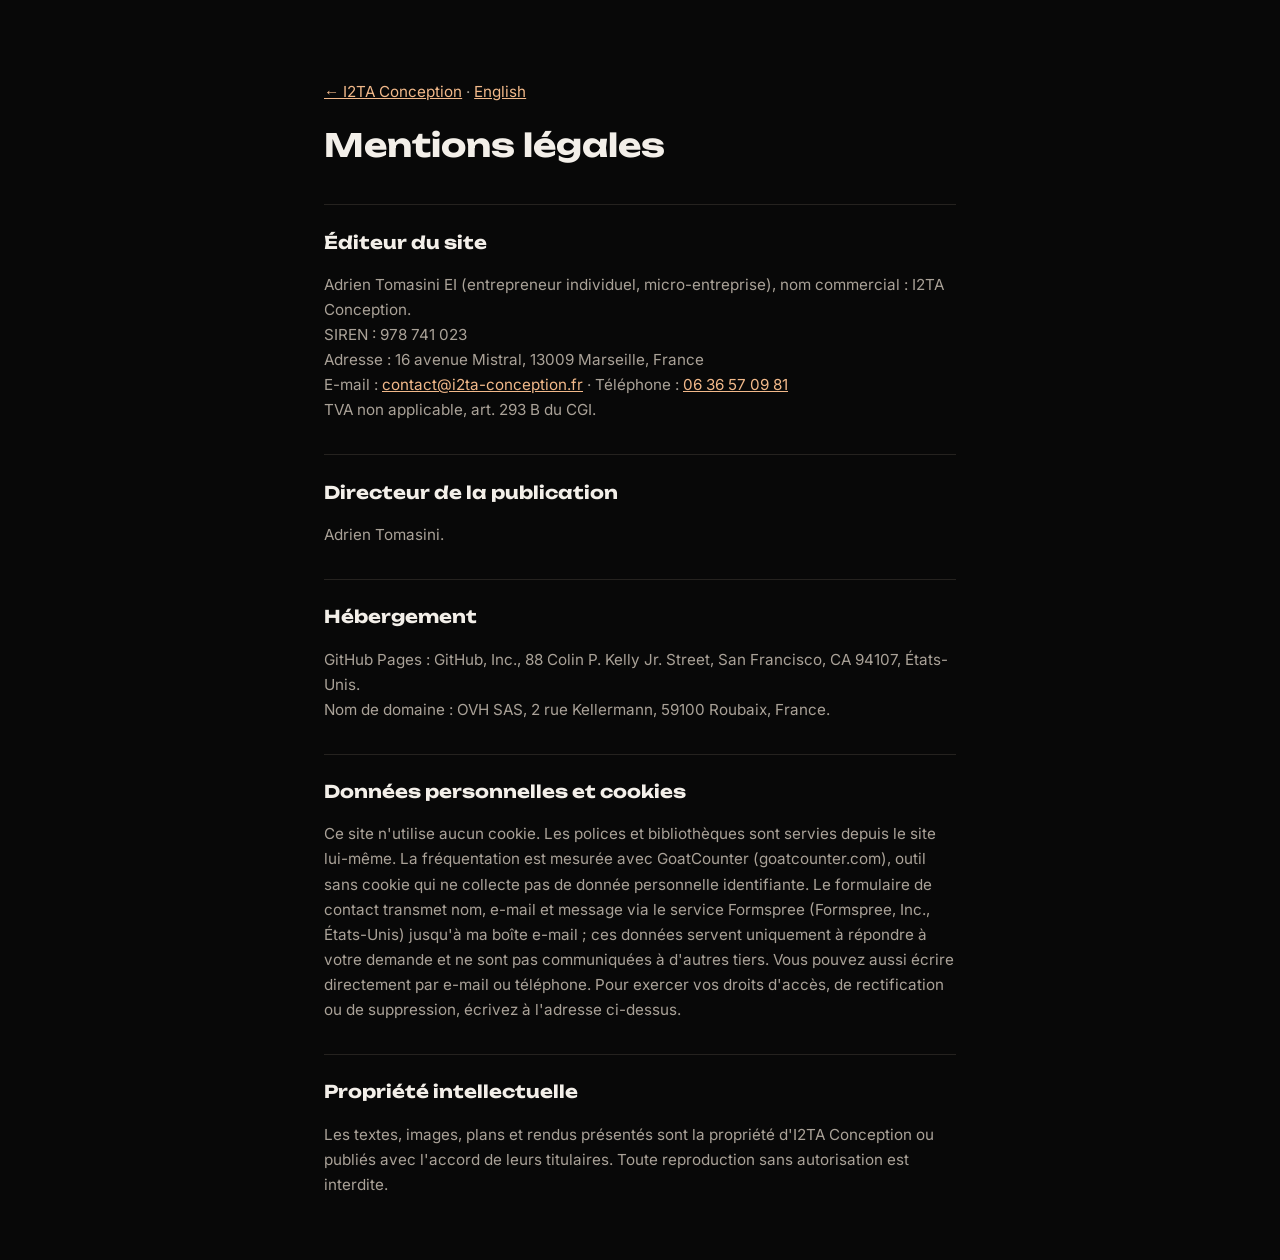
<file: mentions-legales/index.html>
<!DOCTYPE html>
<html lang="fr"><head>
<meta charset="UTF-8" /><meta name="viewport" content="width=device-width, initial-scale=1" />
<title>Mentions légales | I2TA Conception</title>
<meta name="description" content="Mentions légales de I2TA Conception." />
<meta name="robots" content="noindex, follow" />
<link rel="icon" href="/favicon.ico" sizes="any" />
<link rel="icon" href="/favicon-32.png" type="image/png" sizes="32x32" />
<link rel="apple-touch-icon" href="/apple-touch-icon.png" />
<link rel="canonical" href="https://i2ta-conception.fr/mentions-legales/" />
<link rel="stylesheet" href="/fonts/fonts.css" />
<style>@font-face{font-family:"Unbounded";font-style:normal;font-weight:200 900;font-display:swap;src:url("/fonts/unbounded-latin-wght-normal.woff2") format("woff2-variations")}

:root{--bg:#080808;--line:#25221f;--ink:#f3efe9;--dim:#aaa298;--accent:#f2b98a}
*{box-sizing:border-box}body{margin:0;background:var(--bg);color:var(--ink);font-family:"Inter",sans-serif;line-height:1.65}
main{max-width:760px;margin:0 auto;padding:4rem 5% 3rem}
h1{font-family:"Unbounded",sans-serif;font-size:2rem;margin:0 0 2rem}
h2{font-family:"Unbounded",sans-serif;font-size:1.1rem;margin:2rem 0 .5rem;border-top:1px solid var(--line);padding-top:1.4rem}
p,li{color:var(--dim);font-size:.95rem}a{color:var(--accent)}ul{padding-left:1.2rem}
</style>
</head><body><main>
<p><a href="/">← I2TA Conception</a> · <a href="/en/legal-notice/">English</a></p>
<h1>Mentions légales</h1>
<h2>Éditeur du site</h2>
<p>Adrien Tomasini EI (entrepreneur individuel, micro-entreprise), nom commercial : I2TA Conception.<br>
SIREN : 978 741 023<br>
Adresse : 16 avenue Mistral, 13009 Marseille, France<br>
E-mail : <a href="mailto:contact@i2ta-conception.fr">contact@i2ta-conception.fr</a> · Téléphone : <a href="tel:+33636570981">06 36 57 09 81</a><br>
TVA non applicable, art. 293 B du CGI.</p>
<h2>Directeur de la publication</h2>
<p>Adrien Tomasini.</p>
<h2>Hébergement</h2>
<p>GitHub Pages : GitHub, Inc., 88 Colin P. Kelly Jr. Street, San Francisco, CA 94107, États-Unis.<br>
Nom de domaine : OVH SAS, 2 rue Kellermann, 59100 Roubaix, France.</p>
<h2>Données personnelles et cookies</h2>
<p>Ce site n'utilise aucun cookie. Les polices et bibliothèques sont servies depuis le site lui-même. La fréquentation est mesurée avec GoatCounter (goatcounter.com), outil sans cookie qui ne collecte pas de donnée personnelle identifiante. Le formulaire de contact transmet nom, e-mail et message via le service Formspree (Formspree, Inc., États-Unis) jusqu'à ma boîte e-mail ; ces données servent uniquement à répondre à votre demande et ne sont pas communiquées à d'autres tiers. Vous pouvez aussi écrire directement par e-mail ou téléphone. Pour exercer vos droits d'accès, de rectification ou de suppression, écrivez à l'adresse ci-dessus.</p>
<h2>Propriété intellectuelle</h2>
<p>Les textes, images, plans et rendus présentés sont la propriété d'I2TA Conception ou publiés avec l'accord de leurs titulaires. Toute reproduction sans autorisation est interdite.</p>
</main></body></html>
</file>
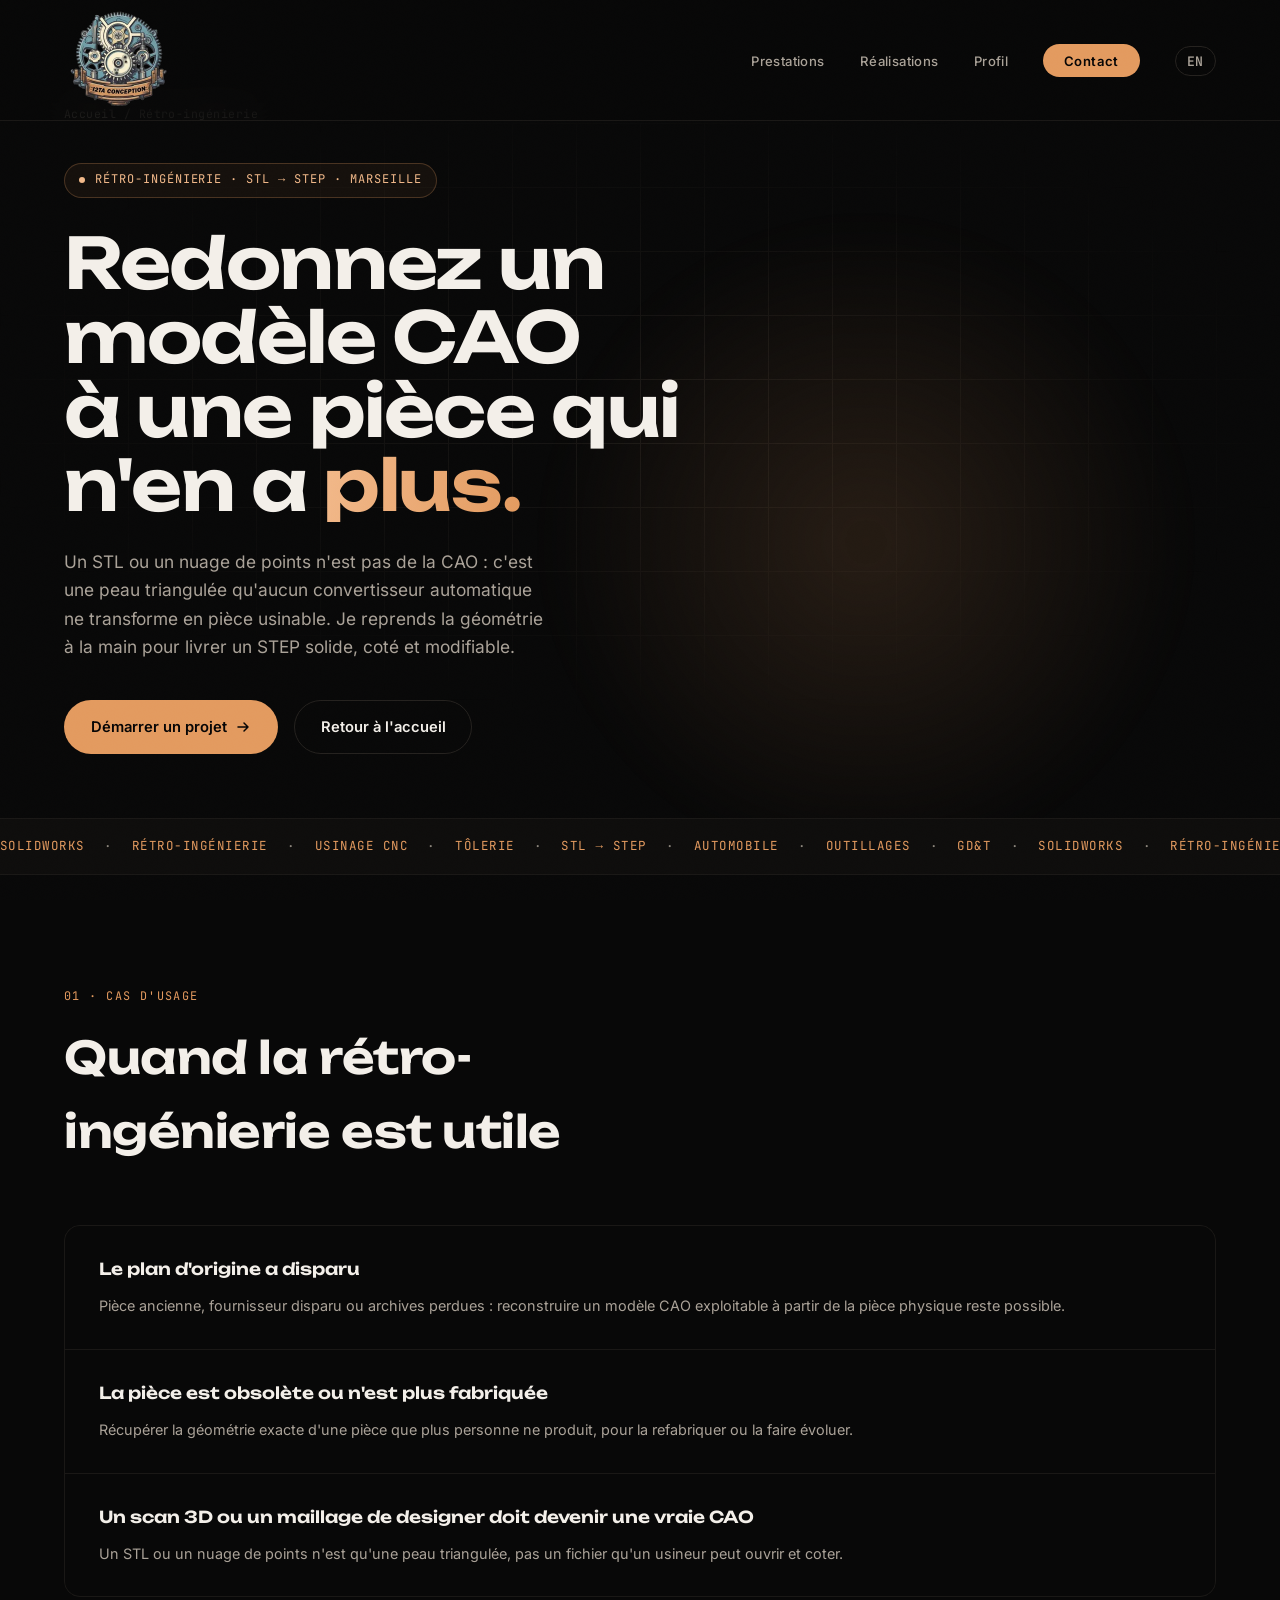
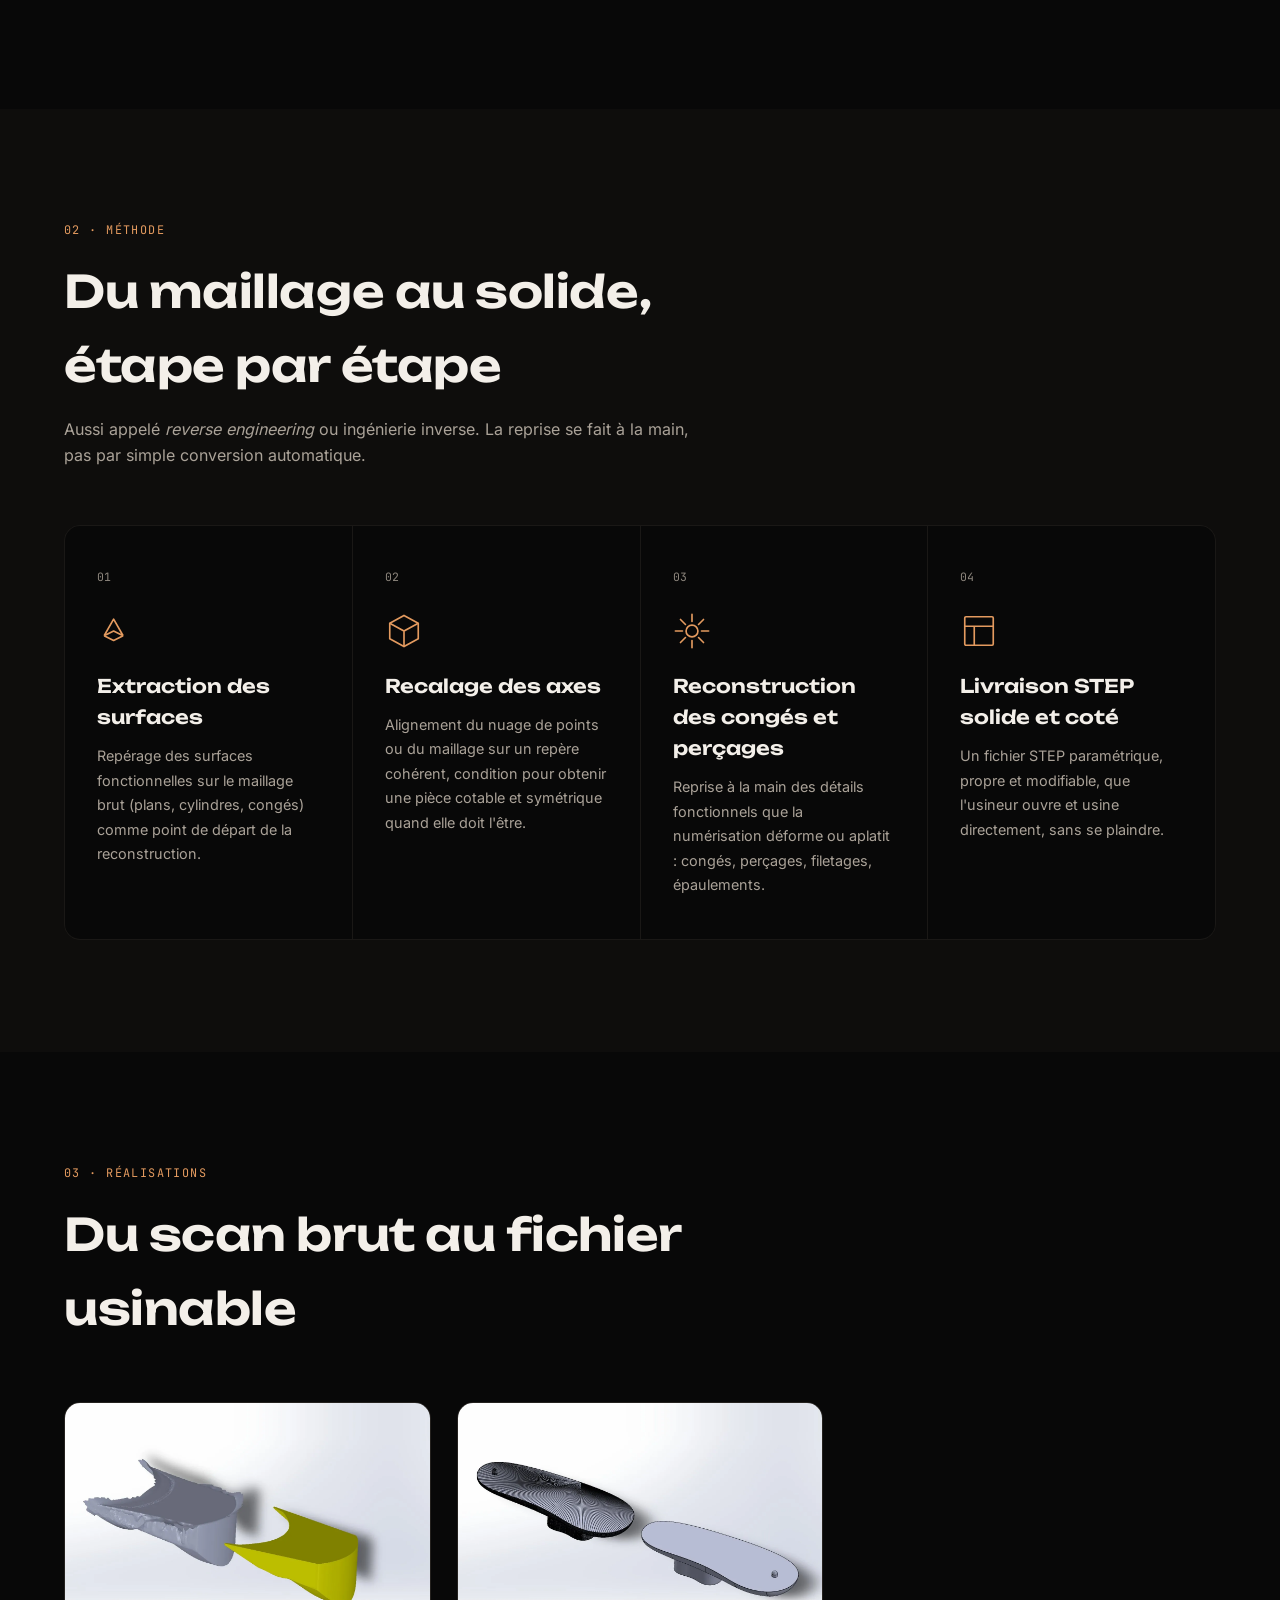
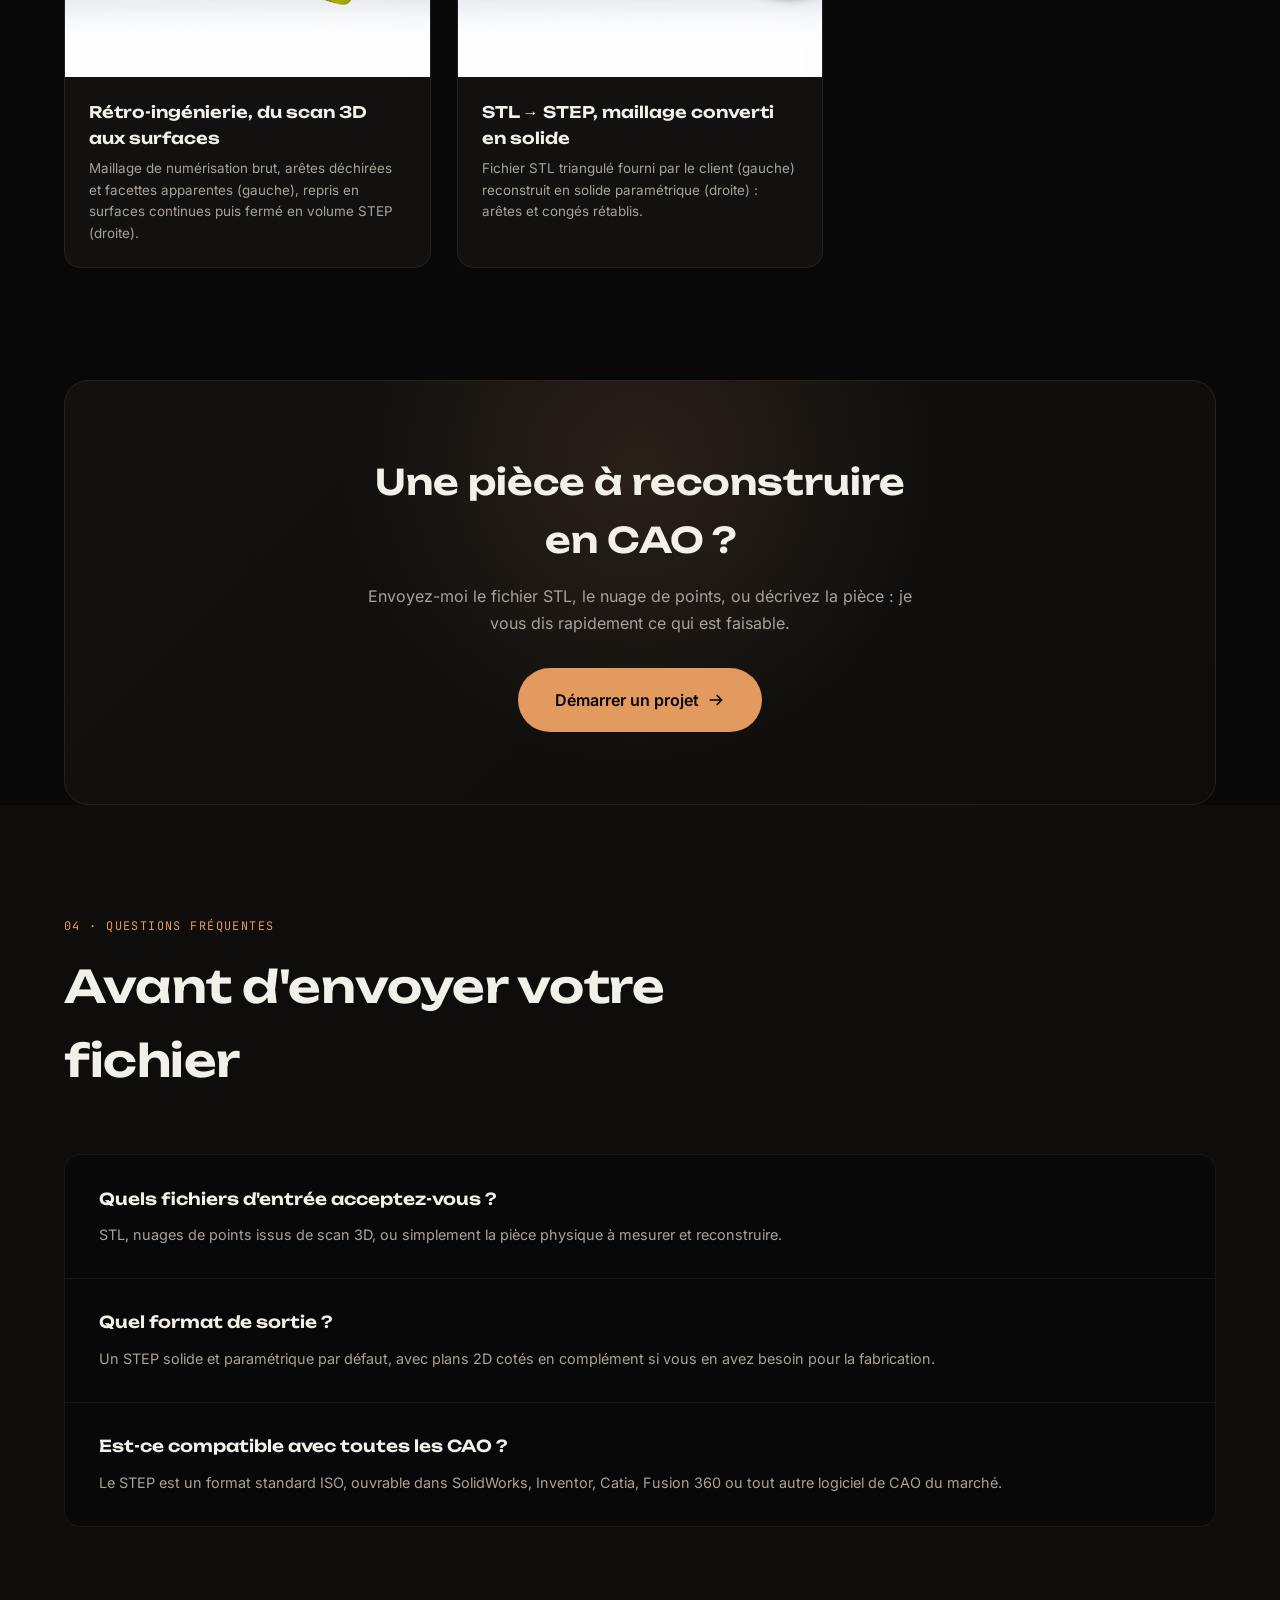
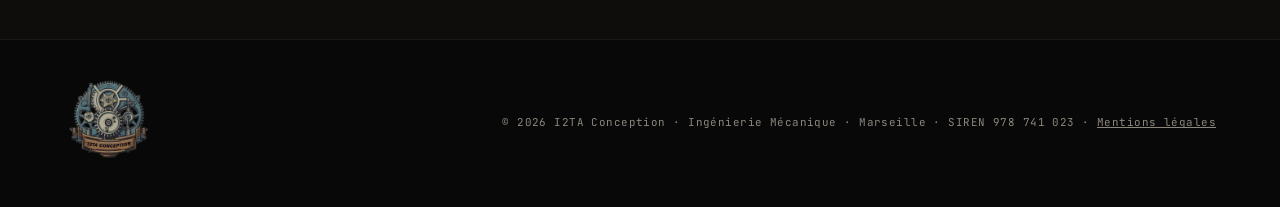
<file: retro-ingenierie-stl-step/index.html>
<!DOCTYPE html>
<html lang="fr">
<head>
<meta charset="UTF-8" />
<meta name="viewport" content="width=device-width, initial-scale=1.0" />
<title>Rétro-ingénierie mécanique | STL vers STEP | I2TA Marseille</title>
<meta name="description" content="Rétro-ingénierie et rétro-conception de pièces mécaniques à Marseille : scan 3D, nuage de points ou STL reconstruit en modèle STEP paramétrique exploitable." />
<meta name="keywords" content="rétro-ingénierie, rétro-conception, reverse engineering mécanique, ingénierie inverse, STL vers STEP, conversion STL STEP, scan 3D pièce mécanique, numérisation 3D, nuage de points, Marseille" />
<meta name="author" content="I2TA Conception" />
<meta name="robots" content="index, follow" />
<link rel="canonical" href="https://i2ta-conception.fr/retro-ingenierie-stl-step/" />
<link rel="icon" href="/favicon.ico" sizes="any" />
<link rel="icon" href="/favicon-32.png" type="image/png" sizes="32x32" />
<link rel="icon" href="/favicon-16.png" type="image/png" sizes="16x16" />
<link rel="apple-touch-icon" href="/apple-touch-icon.png" />

<meta property="og:type" content="website" />
<meta property="og:locale" content="fr_FR" />
<meta property="og:url" content="https://i2ta-conception.fr/retro-ingenierie-stl-step/" />
<meta property="og:title" content="Rétro-ingénierie mécanique STL vers STEP | I2TA Conception" />
<meta property="og:description" content="Scan 3D, nuage de points ou fichier STL maillé reconstruit en modèle STEP paramétrique, propre et exploitable pour l'usinage." />
<meta property="og:site_name" content="I2TA Conception" />

<meta property="og:image" content="https://i2ta-conception.fr/img/og-i2ta-conception.jpg" />
<meta property="og:image:width" content="1200" />
<meta property="og:image:height" content="630" />
<meta name="twitter:image" content="https://i2ta-conception.fr/img/og-i2ta-conception.jpg" />
<meta name="twitter:card" content="summary_large_image" />
<meta name="twitter:title" content="Rétro-ingénierie mécanique STL vers STEP | I2TA Conception" />
<meta name="twitter:description" content="Scan 3D, nuage de points ou fichier STL maillé reconstruit en modèle STEP paramétrique, propre et exploitable pour l'usinage." />

<script type="application/ld+json">
{
  "@context": "https://schema.org",
  "@type": "Service",
  "name": "Rétro-ingénierie mécanique STL vers STEP, I2TA Conception",
  "url": "https://i2ta-conception.fr/retro-ingenierie-stl-step/",
  "areaServed": ["Marseille", "Provence-Alpes-Côte d'Azur", "France"],
  "provider": { "@type": "ProfessionalService", "name": "I2TA Conception", "url": "https://i2ta-conception.fr/" },
  "hasOfferCatalog": {
    "@type": "OfferCatalog",
    "itemListElement": [
      { "@type": "Offer", "itemOffered": { "@type": "Service", "name": "Rétro-ingénierie et rétro-conception de pièces mécaniques" } },
      { "@type": "Offer", "itemOffered": { "@type": "Service", "name": "Conversion de fichier STL en STEP exploitable" } }
    ]
  }
}
</script>
<script type="application/ld+json">
{
  "@context": "https://schema.org",
  "@type": "BreadcrumbList",
  "itemListElement": [
    { "@type": "ListItem", "position": 1, "name": "Accueil", "item": "https://i2ta-conception.fr/" },
    { "@type": "ListItem", "position": 2, "name": "Rétro-ingénierie", "item": "https://i2ta-conception.fr/retro-ingenierie-stl-step/" }
  ]
}
</script>

<script data-goatcounter="https://i2ta-conception.goatcounter.com/count" async src="//gc.zgo.at/count.js"></script>

<link rel="preload" href="/fonts/inter-latin-wght-normal.woff2" as="font" type="font/woff2" crossorigin />
<style>@font-face{font-family:"Unbounded";font-style:normal;font-weight:200 900;font-display:swap;src:url("/fonts/unbounded-latin-wght-normal.woff2") format("woff2-variations")}
@font-face{font-family:"Space Grotesk";font-style:normal;font-weight:300 700;font-display:swap;src:url("/fonts/space-grotesk-latin-wght-normal.woff2") format("woff2-variations")}
@font-face{font-family:"Inter";font-style:normal;font-weight:100 900;font-display:swap;src:url("/fonts/inter-latin-wght-normal.woff2") format("woff2-variations")}
@font-face{font-family:"JetBrains Mono";font-style:normal;font-weight:100 800;font-display:swap;src:url("/fonts/jetbrains-mono-latin-wght-normal.woff2") format("woff2-variations")}</style>
<style>
/* ============ TOKENS ============ */
:root {
  --bg: #080808;
  --bg-1: #0e0d0c;
  --bg-2: #121110;
  --bg-3: #191714;
  --line: #25221f;
  --line-soft: #1a1816;

  --ink: #f3efe9;
  --ink-dim: #aaa298;
  --ink-faint: #8d867d;

  --accent: #e39a5f;
  --accent-bright: #f2b98a;
  --accent-dim: #b4703f;
  --metal: #7a7066;

  --display: "Unbounded", sans-serif;
  --body: "Inter", sans-serif;
  --mono: "JetBrains Mono", monospace;

  --ease: cubic-bezier(0.22, 1, 0.36, 1);
}

* { box-sizing: border-box; margin: 0; padding: 0; }
html { scroll-behavior: smooth; }
body {
  background: var(--bg);
  color: var(--ink);
  font-family: var(--body);
  font-weight: 400;
  line-height: 1.65;
  overflow-x: hidden;
  -webkit-font-smoothing: antialiased;
}
a { color: inherit; }
img { max-width: 100%; }

/* film grain texture overlay */
.grain {
  position: fixed; inset: 0; z-index: 200; pointer-events: none;
  opacity: 0.025; mix-blend-mode: overlay;
  background-image: url("data:image/svg+xml,%3Csvg xmlns='http://www.w3.org/2000/svg' width='100' height='100'%3E%3Cfilter id='n'%3E%3CfeTurbulence type='fractalNoise' baseFrequency='0.9' numOctaves='2' stitchTiles='stitch'/%3E%3C/filter%3E%3Crect width='100%25' height='100%25' filter='url(%23n)'/%3E%3C/svg%3E");
}

.cursor-glow {
  position: fixed; top: 0; left: 0; width: 500px; height: 500px;
  border-radius: 50%; pointer-events: none; z-index: 1;
  background: radial-gradient(circle, rgba(227,154,95,0.06) 0%, transparent 70%);
  transform: translate(-50%, -50%);
  transition: opacity 0.3s;
  opacity: 0;
}

/* ============ NAV ============ */
nav {
  position: fixed; top: 0; left: 0; right: 0; z-index: 100;
  display: flex; align-items: center; justify-content: space-between;
  padding: 0.3rem 5%;
  background: rgba(8,8,8,0.7);
  backdrop-filter: blur(16px) saturate(140%);
  border-bottom: 1px solid var(--line-soft);
  transition: border-color 0.3s, background 0.3s;
}
.nav-logo img { height: 110px; width: auto; display: block; }
.nav-links { display: flex; align-items: center; gap: 2.2rem; list-style: none; }
.nav-links a {
  text-decoration: none; color: var(--ink-dim);
  font-size: 0.82rem; font-weight: 500; letter-spacing: 0.03em;
  transition: color 0.2s; position: relative;
}
.nav-links a:not(.nav-cta)::after {
  content: ""; position: absolute; left: 0; bottom: -6px; width: 0; height: 1px;
  background: var(--accent); transition: width 0.25s var(--ease);
}
.nav-links a:not(.nav-cta):hover::after { width: 100%; }
.nav-links a:hover { color: var(--ink); }
.nav-cta {
  background: var(--accent); color: #060505 !important; padding: 0.55rem 1.3rem;
  border-radius: 100px; font-weight: 600 !important; transition: transform 0.2s, box-shadow 0.2s;
}
.nav-cta:hover { transform: translateY(-1px); box-shadow: 0 4px 20px rgba(227,154,95,0.35); }
.nav-lang {
  font-family: var(--mono); font-size: 0.72rem; font-weight: 600 !important;
  border: 1px solid var(--line); border-radius: 100px; padding: 0.35rem 0.7rem !important;
  letter-spacing: 0.05em;
}
.nav-lang:hover { border-color: var(--accent); color: var(--accent-bright) !important; }

.nav-burger { display: none; flex-direction: column; gap: 5px; background: none; border: none; cursor: pointer; padding: 6px; }
.nav-burger span { width: 22px; height: 1.5px; background: var(--ink); display: block; }

.mobile-menu {
  display: none; position: fixed; top: 64px; left: 0; right: 0; z-index: 99;
  background: var(--bg-1); border-bottom: 1px solid var(--line);
  flex-direction: column; padding: 1rem 5% 1.5rem;
}
.mobile-menu.open { display: flex; }
.mobile-menu a { color: var(--ink-dim); text-decoration: none; padding: 0.8rem 0; border-bottom: 1px solid var(--line-soft); font-size: 0.95rem; }

/* ============ HERO ============ */
#hero {
  position: relative; min-height: 100vh; display: flex; align-items: center;
  padding: 9rem 5% 4rem; overflow: hidden;
}
.hero-bg { position: absolute; inset: 0; z-index: 0; }
.hero-grid {
  position: absolute; inset: 0;
  background-image:
    linear-gradient(var(--line-soft) 1px, transparent 1px),
    linear-gradient(90deg, var(--line-soft) 1px, transparent 1px);
  background-size: 64px 64px;
  -webkit-mask-image: radial-gradient(ellipse 70% 60% at 50% 40%, black 0%, transparent 75%);
  mask-image: radial-gradient(ellipse 70% 60% at 50% 40%, black 0%, transparent 75%);
}
.hero-glow {
  position: absolute; top: 10%; right: 5%; width: 700px; height: 700px;
  background: radial-gradient(circle, rgba(227,154,95,0.14) 0%, transparent 65%);
  filter: blur(20px);
}

.hero-h1 { margin: 0; font-weight: 400; font-size: 1rem; letter-spacing: normal; }
.hero-h1 .hero-title { display: block; }
.hero-inner { position: relative; z-index: 2; max-width: 680px; }

.hero-eyebrow {
  display: inline-flex; align-items: center; gap: 0.6rem;
  font-family: var(--mono); font-size: 0.75rem; color: var(--accent-bright);
  letter-spacing: 0.08em; text-transform: uppercase;
  margin-bottom: 1.8rem; padding: 0.4rem 0.9rem;
  border: 1px solid rgba(227,154,95,0.25); border-radius: 100px;
  background: rgba(227,154,95,0.06);
}
.dot-pulse {
  width: 6px; height: 6px; border-radius: 50%; background: var(--accent-bright);
  box-shadow: 0 0 0 0 rgba(242,185,138,0.6);
  animation: pulse 2s infinite;
}
@keyframes pulse {
  0% { box-shadow: 0 0 0 0 rgba(242,185,138,0.5); }
  70% { box-shadow: 0 0 0 7px rgba(242,185,138,0); }
  100% { box-shadow: 0 0 0 0 rgba(242,185,138,0); }
}

.hero-title {
  font-family: var(--display); font-weight: 600;
  font-size: clamp(2.6rem, 5.5vw, 4.6rem);
  line-height: 1.05; letter-spacing: -0.02em;
  margin-bottom: 1.6rem; color: var(--ink);
}
.hero-title .line { display: block; overflow: hidden; }
.hero-title em {
  font-style: normal;
  background: linear-gradient(100deg, var(--accent-bright), var(--accent));
  -webkit-background-clip: text; background-clip: text; color: transparent;
}

.hero-desc { font-size: 1.08rem; color: var(--ink-dim); max-width: 480px; margin-bottom: 2.4rem; }

.hero-actions { display: flex; gap: 1rem; flex-wrap: wrap; }

.btn {
  display: inline-flex; align-items: center; gap: 0.55rem;
  text-decoration: none; font-family: var(--body); font-size: 0.92rem; font-weight: 600;
  padding: 0.85rem 1.6rem; border-radius: 100px; border: 1px solid transparent;
  cursor: pointer; transition: transform 0.2s var(--ease), box-shadow 0.2s, background 0.2s, border-color 0.2s;
}
.btn svg { transition: transform 0.2s var(--ease); }
.btn-primary { background: var(--accent); color: #060505; }
.btn-primary:hover { transform: translateY(-2px); box-shadow: 0 8px 30px rgba(227,154,95,0.35); }
.btn-primary:hover svg { transform: translateX(3px); }
.btn-ghost { background: transparent; color: var(--ink); border-color: var(--line); }
.btn-ghost:hover { border-color: var(--ink-faint); background: rgba(255,255,255,0.03); }
.btn-lg { padding: 1.1rem 2.2rem; font-size: 1rem; }
.btn-block { width: 100%; justify-content: center; }

/* signature element: exploded mechanical part */
.hero-part {
  position: absolute; right: 2%; top: 50%; transform: translateY(-50%);
  width: clamp(280px, 38vw, 480px); z-index: 1;
  display: flex; flex-direction: column; align-items: center;
}
/* Conteneur du train planétaire 3D (WebGL) — carré, décoratif */
.hero-gear { width: 100%; aspect-ratio: 1 / 1; }
.hero-gear canvas { display: block; width: 100% !important; height: 100% !important;
  pointer-events: none; /* purement décoratif : ne bloque pas le scroll ni les CTA */ }

.scroll-cue {
  position: absolute; bottom: 2.2rem; left: 5%; z-index: 2;
  display: flex; flex-direction: column; align-items: center; gap: 0.5rem;
  font-family: var(--mono); font-size: 0.66rem; color: var(--ink-faint);
  letter-spacing: 0.1em; text-transform: uppercase;
}
.scroll-cue-line { width: 1px; height: 30px; background: linear-gradient(var(--ink-faint), transparent); animation: scrollcue 1.8s ease-in-out infinite; }
@keyframes scrollcue { 0%,100% { opacity: 0.3; } 50% { opacity: 1; } }

/* ============ MARQUEE ============ */
.marquee {
  border-top: 1px solid var(--line-soft); border-bottom: 1px solid var(--line-soft);
  background: var(--bg-1); overflow: hidden; padding: 1.1rem 0;
}
.marquee-track {
  display: flex; gap: 1.2rem; white-space: nowrap; width: max-content;
  animation: marquee 28s linear infinite;
  font-family: var(--mono); font-size: 0.78rem; color: var(--ink-faint); letter-spacing: 0.12em;
}
.marquee-track span:nth-child(odd) { color: var(--accent); }
@keyframes marquee { from { transform: translateX(0); } to { transform: translateX(-50%); } }

/* ============ SECTIONS ============ */
.section { padding: 7rem 5%; position: relative; }
.section-dark { background: var(--bg-1); }

.section-head { max-width: 640px; margin-bottom: 3.5rem; }
.eyebrow {
  font-family: var(--mono); font-size: 0.74rem; color: var(--accent);
  letter-spacing: 0.12em; text-transform: uppercase; margin-bottom: 0.9rem;
}
.section h2 {
  font-family: var(--display); font-weight: 600; letter-spacing: -0.01em;
  font-size: clamp(1.9rem, 3.6vw, 2.8rem); color: var(--ink); margin-bottom: 0.8rem;
}
.section-sub { color: var(--ink-dim); font-size: 1rem; }

/* reveal on scroll */
.reveal { opacity: 0; transform: translateY(28px); transition: opacity 0.7s var(--ease), transform 0.7s var(--ease); }
.reveal.visible { opacity: 1; transform: none; }
@media (prefers-reduced-motion: reduce) {
  .reveal { opacity: 1; transform: none; transition: none; }
  .carrier-spin, .planet-spin, .sun-spin, .dot-pulse, .scroll-cue-line, .marquee-track { animation: none; }
}

/* ============ SERVICES ============ */
.services-grid { display: grid; grid-template-columns: repeat(auto-fit, minmax(250px, 1fr)); gap: 1px; background: var(--line-soft); border: 1px solid var(--line-soft); border-radius: 16px; overflow: hidden; }
.service-card {
  background: var(--bg); padding: 2.6rem 2rem; transition: background 0.3s;
  position: relative;
}
.service-card:hover { background: var(--bg-2); }
.service-num {
  font-family: var(--mono); font-size: 0.72rem; color: var(--ink-faint);
  margin-bottom: 1.6rem;
}
.service-icon { width: 38px; height: 38px; color: var(--accent); margin-bottom: 1.3rem; }
.service-card h3 { font-family: var(--display); font-size: 1.18rem; font-weight: 600; margin-bottom: 0.7rem; color: var(--ink); }
.service-card p { font-size: 0.9rem; color: var(--ink-dim); line-height: 1.7; }

/* ============ WORK / GALLERY ============ */
.work-filters { display: flex; gap: 0.7rem; flex-wrap: wrap; margin-bottom: 2.5rem; }
.work-filter {
  background: var(--bg-2); border: 1px solid var(--line); color: var(--ink-dim);
  font-family: var(--mono); font-size: 0.76rem; letter-spacing: 0.04em;
  padding: 0.55rem 1.1rem; border-radius: 100px; cursor: pointer; transition: all 0.2s;
}
.work-filter:hover { border-color: rgba(227,154,95,0.35); color: var(--ink); }
.work-filter.active { background: var(--accent); border-color: var(--accent); color: #060505; font-weight: 600; }

.work-grid { display: grid; grid-template-columns: repeat(auto-fill, minmax(280px, 1fr)); gap: 1.6rem; }
.work-card {
  background: var(--bg-2); border: 1px solid var(--line); border-radius: 16px; overflow: hidden;
  transition: transform 0.3s var(--ease), border-color 0.3s, opacity 0.3s, box-shadow 0.3s;
}
.work-card:hover { transform: translateY(-5px); border-color: rgba(227,154,95,0.3); box-shadow: 0 12px 30px rgba(0,0,0,0.35); }
.work-card.hidden-filter { display: none; }
.work-media { position: relative; overflow: hidden; aspect-ratio: 4/3; background: #0e0d0c; cursor: zoom-in; }
.work-media img { width: 100%; height: 100%; object-fit: cover; object-position: center; display: block; transition: transform 0.4s var(--ease); }
.work-card:hover .work-media img { transform: scale(1.06); }
.work-media::after {
  content: "⤢"; position: absolute; top: 0.7rem; right: 0.7rem; width: 30px; height: 30px;
  background: rgba(8,8,8,0.7); border: 1px solid var(--line); border-radius: 8px;
  color: var(--ink); display: flex; align-items: center; justify-content: center; font-size: 0.9rem;
  opacity: 0; transition: opacity 0.2s;
}
.work-card:hover .work-media::after { opacity: 1; }
.work-info { padding: 1.4rem 1.5rem; }
.work-info h3 { font-family: var(--display); font-size: 1rem; font-weight: 600; margin-bottom: 0.4rem; }
.work-info p { font-size: 0.84rem; color: var(--ink-dim); line-height: 1.6; }

/* lightbox */
.lightbox {
  display: none; position: fixed; inset: 0; z-index: 300;
  background: rgba(8,8,8,0.94); backdrop-filter: blur(6px);
  align-items: center; justify-content: center; padding: 4vh 4vw;
  cursor: zoom-out;
}
.lightbox.open { display: flex; }
.lightbox img { max-width: 100%; max-height: 92vh; border-radius: 8px; box-shadow: 0 20px 60px rgba(0,0,0,0.5); cursor: default; }
.lightbox-close {
  position: absolute; top: 1.5rem; right: 1.5rem; width: 44px; height: 44px;
  background: var(--bg-2); border: 1px solid var(--line); border-radius: 50%;
  color: var(--ink); display: flex; align-items: center; justify-content: center;
  cursor: pointer; transition: border-color 0.2s, transform 0.2s;
}
.lightbox-close:hover { border-color: var(--accent); transform: rotate(90deg); }

/* ============ EXPERTISE ============ */
.expertise-grid { display: grid; grid-template-columns: repeat(auto-fit, minmax(260px, 1fr)); gap: 1.6rem; margin-bottom: 2.2rem; }
.expertise-card {
  background: var(--bg); border: 1px solid var(--line); border-radius: 16px;
  padding: 2.2rem 1.8rem; transition: border-color 0.3s, transform 0.3s var(--ease);
}
.expertise-card:hover { border-color: rgba(227,154,95,0.3); transform: translateY(-3px); }
.expertise-icon { width: 36px; height: 36px; color: var(--accent); margin-bottom: 1.2rem; }
.expertise-card h3 { font-family: var(--display); font-size: 1.05rem; font-weight: 600; margin-bottom: 0.7rem; color: var(--ink); }
.expertise-card p { font-size: 0.87rem; color: var(--ink-dim); line-height: 1.7; }

.expertise-banner {
  display: flex; gap: 1.6rem; align-items: flex-start;
  background: linear-gradient(135deg, rgba(227,154,95,0.07), transparent);
  border: 1px solid rgba(227,154,95,0.2); border-radius: 16px; padding: 2rem 2.2rem;
}
.expertise-banner-icon { flex-shrink: 0; width: 36px; height: 36px; color: var(--accent-bright); margin-top: 0.2rem; }
.expertise-banner h3 { font-family: var(--display); font-size: 1.1rem; font-weight: 600; margin-bottom: 0.6rem; color: var(--ink); }
.expertise-banner p { font-size: 0.9rem; color: var(--ink-dim); line-height: 1.75; }

@media (max-width: 600px) {
  .expertise-banner { flex-direction: column; }
}

/* ============ TRUST ============ */
.trust-layout { display: grid; grid-template-columns: 1fr 1.1fr; gap: 4.5rem; align-items: center; }
.trust-blueprint { border-radius: 16px; overflow: hidden; border: 1px solid var(--line); }
.trust-blueprint svg { display: block; width: 100%; height: auto; }

.trust-portrait {
  position: relative; border-radius: 16px; overflow: hidden;
  border: 1px solid var(--line); background: var(--bg-1);
  aspect-ratio: 4 / 5;
}
.trust-portrait img {
  width: 100%; height: 100%; object-fit: cover; display: block;
  filter: grayscale(0.08) contrast(1.04);
}
.trust-portrait::after {
  content: ""; position: absolute; inset: 0;
  background: linear-gradient(180deg, rgba(8,8,8,0) 55%, rgba(8,8,8,0.92) 100%);
}
.trust-portrait::before {
  content: ""; position: absolute; inset: 0; z-index: 2; pointer-events: none;
  background-image:
    linear-gradient(var(--line-soft) 1px, transparent 1px),
    linear-gradient(90deg, var(--line-soft) 1px, transparent 1px);
  background-size: 28px 28px;
  opacity: 0.18;
  -webkit-mask-image: linear-gradient(180deg, black 0%, black 55%, transparent 80%);
  mask-image: linear-gradient(180deg, black 0%, black 55%, transparent 80%);
}
.trust-portrait-tag {
  position: absolute; left: 0; right: 0; bottom: 0; z-index: 3;
  padding: 1.1rem 1.3rem 1.2rem;
  display: flex; align-items: flex-end; justify-content: space-between; gap: 1rem;
}
.trust-portrait-tag h4 {
  font-family: var(--display); font-size: 1.05rem; font-weight: 600; color: var(--ink);
  letter-spacing: -0.01em; margin-bottom: 0.25rem;
}
.trust-portrait-tag p {
  font-family: var(--mono); font-size: 0.68rem; letter-spacing: 0.04em;
  color: var(--accent-bright); text-transform: uppercase;
}
.trust-portrait-bracket {
  position: absolute; z-index: 3; width: 16px; height: 16px;
  border-color: rgba(242,185,138,0.45); opacity: 0.9;
}
.trust-portrait-bracket.tl { top: 0.9rem; left: 0.9rem; border-top: 1.4px solid; border-left: 1.4px solid; }
.trust-portrait-bracket.bl { bottom: 0.9rem; left: 0.9rem; border-bottom: 1.4px solid; border-left: 1.4px solid; }

.trust-intro { color: var(--ink-dim); font-size: 1.02rem; margin-bottom: 2.2rem; max-width: 480px; }

.trust-points { display: flex; flex-direction: column; gap: 1.6rem; margin-bottom: 2.2rem; }
.trust-point { display: flex; gap: 1.2rem; align-items: flex-start; }
.trust-point-mark {
  flex-shrink: 0; width: 46px; height: 46px; border-radius: 12px;
  background: rgba(227,154,95,0.08); border: 1px solid rgba(227,154,95,0.25);
  display: flex; align-items: center; justify-content: center;
  font-family: var(--display); font-weight: 600; color: var(--accent-bright); font-size: 1.1rem;
}
.trust-point h3 { font-family: var(--display); font-size: 1.02rem; font-weight: 600; margin-bottom: 0.3rem; color: var(--ink); }
.trust-point p { font-size: 0.88rem; color: var(--ink-dim); }

.testimonial-placeholder {
  display: flex; gap: 1rem; align-items: flex-start;
  background: var(--bg-2); border: 1px dashed var(--line); border-radius: 14px;
  padding: 1.3rem 1.5rem;
}
.testimonial-placeholder svg { flex-shrink: 0; margin-top: 2px; }
.testimonial-placeholder p { font-size: 0.88rem; color: var(--ink-faint); font-style: italic; }

/* ============ CTA BANNER ============ */
.cta-banner {
  margin: 0 5%; padding: 4.5rem 3rem; border-radius: 24px;
  background: linear-gradient(135deg, var(--bg-2), var(--bg-1));
  border: 1px solid var(--line); text-align: center; position: relative; overflow: hidden;
}
.cta-banner::before {
  content: ""; position: absolute; top: -50%; left: 50%; width: 600px; height: 600px;
  background: radial-gradient(circle, rgba(227,154,95,0.12), transparent 70%);
  transform: translateX(-50%);
}
.cta-banner-inner { position: relative; z-index: 1; max-width: 560px; margin: 0 auto; }
.cta-banner h2 { font-family: var(--display); font-size: clamp(1.6rem, 3vw, 2.2rem); font-weight: 600; margin-bottom: 0.9rem; }
.cta-banner p { color: var(--ink-dim); margin-bottom: 2rem; }

/* ============ CONTACT ============ */
.contact-layout { display: grid; grid-template-columns: 0.8fr 1.2fr; gap: 3.5rem; }
.contact-info { display: flex; flex-direction: column; gap: 1rem; }
.contact-row {
  display: flex; gap: 1rem; align-items: center; text-decoration: none;
  background: var(--bg-2); border: 1px solid var(--line); border-radius: 14px;
  padding: 1.1rem 1.3rem; color: var(--ink); transition: border-color 0.2s, transform 0.2s;
}
.contact-row:not(.contact-row-static):hover { border-color: rgba(227,154,95,0.35); transform: translateX(4px); }
.contact-row svg { color: var(--accent); flex-shrink: 0; }
.contact-label { display: block; font-family: var(--mono); font-size: 0.66rem; color: var(--ink-faint); text-transform: uppercase; letter-spacing: 0.08em; margin-bottom: 0.2rem; }
.contact-value { display: block; font-size: 0.92rem; font-weight: 500; }

.contact-form {
  background: var(--bg-2); border: 1px solid var(--line); border-radius: 18px; padding: 2.2rem;
}
.form-row { display: grid; grid-template-columns: 1fr 1fr; gap: 1rem; }
.form-group { margin-bottom: 1.1rem; }
.form-group label {
  display: block; font-family: var(--mono); font-size: 0.66rem; letter-spacing: 0.08em;
  text-transform: uppercase; color: var(--ink-faint); margin-bottom: 0.5rem;
}
.form-group input, .form-group textarea, .form-group select {
  width: 100%; background: var(--bg); border: 1px solid var(--line); color: var(--ink);
  padding: 0.75rem 1rem; border-radius: 10px; font-family: var(--body); font-size: 0.92rem;
  outline: none; transition: border-color 0.2s; resize: vertical;
}
.form-group input:focus, .form-group textarea:focus, .form-group select:focus { border-color: var(--accent); }
.form-group select option { background: var(--bg-2); }
.form-group textarea { min-height: 110px; }
.form-success {
  display: none; margin-top: 1rem; background: rgba(227,154,95,0.1); border: 1px solid rgba(227,154,95,0.3);
  color: var(--accent-bright); padding: 0.9rem; border-radius: 10px; text-align: center;
  font-family: var(--mono); font-size: 0.8rem;
}

/* ============ FOOTER ============ */
footer {
  border-top: 1px solid var(--line-soft); padding: 2.2rem 5%;
  display: flex; justify-content: space-between; align-items: center; flex-wrap: wrap; gap: 1rem;
}
.footer-logo img { height: 90px; width: auto; opacity: 0.7; }
footer p { font-family: var(--mono); font-size: 0.68rem; color: var(--ink-faint); letter-spacing: 0.04em; }

/* ============ RESPONSIVE ============ */
@media (max-width: 980px) {
  .nav-links { display: none; }
  .nav-burger { display: flex; }
  .hero-part { display: none; }
  .trust-layout { grid-template-columns: 1fr; gap: 2.5rem; }
  .contact-layout { grid-template-columns: 1fr; }
}
@media (max-width: 600px) {
  .form-row { grid-template-columns: 1fr; }
  .cta-banner { padding: 3rem 1.6rem; margin: 0 4%; }
  .hero-title { font-size: clamp(2.2rem, 9vw, 3rem); }
}


/* ============ BREADCRUMB (sous-pages) ============ */
.breadcrumb {
  font-family: var(--mono); font-size: 0.72rem; color: var(--ink-faint);
  letter-spacing: 0.04em; padding: 6.5rem 5% 0;
}
.breadcrumb a { color: var(--ink-dim); text-decoration: none; }
.breadcrumb a:hover { color: var(--accent-bright); }

/* ============ FAQ (sous-pages) ============ */
.faq-list {
  display: flex; flex-direction: column; gap: 1px; background: var(--line-soft);
  border: 1px solid var(--line-soft); border-radius: 16px; overflow: hidden;
}
.faq-item { background: var(--bg); padding: 1.9rem 2.1rem; }
.faq-item h3 { font-family: var(--display); font-size: 1.03rem; font-weight: 600; margin-bottom: 0.6rem; color: var(--ink); }
.faq-item p { font-size: 0.9rem; color: var(--ink-dim); line-height: 1.75; }

/* ============ PAGE HERO (sous-pages, sans piece 3D) ============ */
#page-hero { position: relative; min-height: 62vh; display: flex; align-items: center; padding: 2.5rem 5% 4rem; overflow: hidden; }

</style>
</head>
<body>

<div class="grain"></div>
<div class="cursor-glow" id="cursorGlow"></div>

<nav id="nav">
  <div class="nav-logo"><a href="/"><img width="220" height="220" src="/img/i2ta-conception-220.webp" alt="I2TA Conception" /></a></div>
  <ul class="nav-links">
    <li><a href="/#services">Prestations</a></li>
    <li><a href="/#work">Réalisations</a></li>
    <li><a href="/#trust">Profil</a></li>
    <li><a href="/#contact" class="nav-cta">Contact</a></li>
    <li><a href="/en/" class="nav-lang" title="Switch to English">EN</a></li>
  </ul>
  <button class="nav-burger" id="navBurger" aria-label="Menu">
    <span></span><span></span><span></span>
  </button>
</nav>

<div class="mobile-menu" id="mobileMenu">
  <a href="/#services">Prestations</a>
  <a href="/#work">Réalisations</a>
  <a href="/#trust">Profil</a>
  <a href="/#contact">Contact</a>
  <a href="/en/">English version</a>
</div>

<div class="breadcrumb"><a href="/">Accueil</a> / Rétro-ingénierie</div>

<!-- HERO -->
<section id="page-hero">
  <div class="hero-bg">
    <div class="hero-grid"></div>
    <div class="hero-glow"></div>
  </div>
  <div class="hero-inner">
    <h1 class="hero-h1">
      <span class="hero-eyebrow"><span class="dot-pulse"></span>Rétro-ingénierie · STL → STEP · Marseille</span>
      <span class="hero-title">
        <span class="line" data-line="1">Redonnez un modèle CAO</span><span class="line" data-line="2">à une pièce qui n&#39;en a <em>plus.</em></span>
      </span>
    </h1>
    <p class="hero-desc">Un STL ou un nuage de points n'est pas de la CAO : c'est une peau triangulée qu'aucun convertisseur automatique ne transforme en pièce usinable. Je reprends la géométrie à la main pour livrer un STEP solide, coté et modifiable.</p>
    <div class="hero-actions">
      <a href="/#contact" class="btn btn-primary">
        <span>Démarrer un projet</span>
        <svg width="16" height="16" viewBox="0 0 16 16" fill="none"><path d="M3 8h10M9 4l4 4-4 4" stroke="currentColor" stroke-width="1.5" stroke-linecap="round" stroke-linejoin="round"/></svg>
      </a>
      <a href="/" class="btn btn-ghost">Retour à l'accueil</a>
    </div>
  </div>
</section>

<div class="marquee">
  <div class="marquee-track">
    <span>SOLIDWORKS</span><span>·</span><span>RÉTRO-INGÉNIERIE</span><span>·</span><span>USINAGE CNC</span><span>·</span><span>TÔLERIE</span><span>·</span>
    <span>STL → STEP</span><span>·</span><span>AUTOMOBILE</span><span>·</span><span>OUTILLAGES</span><span>·</span><span>GD&amp;T</span><span>·</span>
    <span>SOLIDWORKS</span><span>·</span><span>RÉTRO-INGÉNIERIE</span><span>·</span><span>USINAGE CNC</span><span>·</span><span>TÔLERIE</span><span>·</span>
    <span>STL → STEP</span><span>·</span><span>AUTOMOBILE</span><span>·</span><span>OUTILLAGES</span><span>·</span><span>GD&amp;T</span><span>·</span>
  </div>
</div>


<section id="pourquoi" class="section">
  <div class="section-head">
    <div class="eyebrow">01 · Cas d'usage</div>
    <h2>Quand la rétro-ingénierie est utile</h2>
  </div>
  <div class="faq-list">
    <div class="faq-item reveal"><h3>Le plan d'origine a disparu</h3><p>Pièce ancienne, fournisseur disparu ou archives perdues : reconstruire un modèle CAO exploitable à partir de la pièce physique reste possible.</p></div>
    <div class="faq-item reveal"><h3>La pièce est obsolète ou n'est plus fabriquée</h3><p>Récupérer la géométrie exacte d'une pièce que plus personne ne produit, pour la refabriquer ou la faire évoluer.</p></div>
    <div class="faq-item reveal"><h3>Un scan 3D ou un maillage de designer doit devenir une vraie CAO</h3><p>Un STL ou un nuage de points n'est qu'une peau triangulée, pas un fichier qu'un usineur peut ouvrir et coter.</p></div>
  </div>
</section>

<section id="methode" class="section section-dark">
  <div class="section-head">
    <div class="eyebrow">02 · Méthode</div>
    <h2>Du maillage au solide, étape par étape</h2>
    <p class="section-sub">Aussi appelé <em>reverse engineering</em> ou ingénierie inverse. La reprise se fait à la main, pas par simple conversion automatique.</p>
  </div>
  <div class="services-grid">
    <article class="service-card reveal">
      <div class="service-num">01</div>
      <div class="service-icon"><svg viewBox="0 0 32 32" fill="none"><path d="M6 20l8-14 8 14M6 20l8 4 8-4M6 20l8-4 8 4" stroke="currentColor" stroke-width="1.4" stroke-linejoin="round"/></svg></div>
      <h3>Extraction des surfaces</h3>
      <p>Repérage des surfaces fonctionnelles sur le maillage brut (plans, cylindres, congés) comme point de départ de la reconstruction.</p>
    </article>
    <article class="service-card reveal">
      <div class="service-num">02</div>
      <div class="service-icon"><svg viewBox="0 0 32 32" fill="none"><path d="M16 3l12 6.5v13L16 29 4 22.5v-13L16 3z" stroke="currentColor" stroke-width="1.4"/><path d="M4 9.5L16 16l12-6.5M16 16v13" stroke="currentColor" stroke-width="1.4"/></svg></div>
      <h3>Recalage des axes</h3>
      <p>Alignement du nuage de points ou du maillage sur un repère cohérent, condition pour obtenir une pièce cotable et symétrique quand elle doit l'être.</p>
    </article>
    <article class="service-card reveal">
      <div class="service-num">03</div>
      <div class="service-icon"><svg viewBox="0 0 32 32" fill="none"><circle cx="16" cy="16" r="5" stroke="currentColor" stroke-width="1.4"/><path d="M16 2v6M16 24v6M2 16h6M24 16h6M6.3 6.3l4.2 4.2M21.5 21.5l4.2 4.2M6.3 25.7l4.2-4.2M21.5 10.5l4.2-4.2" stroke="currentColor" stroke-width="1.4" stroke-linecap="round"/></svg></div>
      <h3>Reconstruction des congés et perçages</h3>
      <p>Reprise à la main des détails fonctionnels que la numérisation déforme ou aplatit : congés, perçages, filetages, épaulements.</p>
    </article>
    <article class="service-card reveal">
      <div class="service-num">04</div>
      <div class="service-icon"><svg viewBox="0 0 32 32" fill="none"><rect x="4" y="4" width="24" height="24" rx="1" stroke="currentColor" stroke-width="1.4"/><path d="M4 12h24M12 28V12" stroke="currentColor" stroke-width="1.4"/></svg></div>
      <h3>Livraison STEP solide et coté</h3>
      <p>Un fichier STEP paramétrique, propre et modifiable, que l'usineur ouvre et usine directement, sans se plaindre.</p>
    </article>
  </div>
</section>

<section id="realisations" class="section">
  <div class="section-head">
    <div class="eyebrow">03 · Réalisations</div>
    <h2>Du scan brut au fichier usinable</h2>
  </div>
  <div class="work-grid">
    <article class="work-card reveal">
      <div class="work-media"><img width="1400" height="1050" src="/img/retro-ingenierie-d-une-piece-mecanique-maillage-brut-de.webp" alt="Rétro-ingénierie d'une pièce mécanique : maillage brut de numérisation 3D à gauche, modèle STEP surfacique reconstruit à droite" loading="lazy" /></div>
      <div class="work-info"><h3>Rétro-ingénierie, du scan 3D aux surfaces</h3><p>Maillage de numérisation brut, arêtes déchirées et facettes apparentes (gauche), repris en surfaces continues puis fermé en volume STEP (droite).</p></div>
    </article>
    <article class="work-card reveal">
      <div class="work-media"><img width="1400" height="1050" src="/img/conversion-d-un-fichier-stl-maille-en-modele-step-solid.webp" alt="Conversion d'un fichier STL maillé en modèle STEP solide exploitable pour l'usinage CNC" loading="lazy" /></div>
      <div class="work-info"><h3>STL → STEP, maillage converti en solide</h3><p>Fichier STL triangulé fourni par le client (gauche) reconstruit en solide paramétrique (droite) : arêtes et congés rétablis.</p></div>
    </article>
  </div>
</section>

<section class="cta-banner reveal">
  <div class="cta-banner-inner">
    <h2>Une pièce à reconstruire en CAO ?</h2>
    <p>Envoyez-moi le fichier STL, le nuage de points, ou décrivez la pièce : je vous dis rapidement ce qui est faisable.</p>
    <a href="/#contact" class="btn btn-primary btn-lg">
      <span>Démarrer un projet</span>
      <svg width="18" height="18" viewBox="0 0 16 16" fill="none"><path d="M3 8h10M9 4l4 4-4 4" stroke="currentColor" stroke-width="1.5" stroke-linecap="round" stroke-linejoin="round"/></svg>
    </a>
  </div>
</section>

<section id="faq" class="section section-dark">
  <div class="section-head">
    <div class="eyebrow">04 · Questions fréquentes</div>
    <h2>Avant d'envoyer votre fichier</h2>
  </div>
  <div class="faq-list">
    <div class="faq-item reveal"><h3>Quels fichiers d'entrée acceptez-vous ?</h3><p>STL, nuages de points issus de scan 3D, ou simplement la pièce physique à mesurer et reconstruire.</p></div>
    <div class="faq-item reveal"><h3>Quel format de sortie ?</h3><p>Un STEP solide et paramétrique par défaut, avec plans 2D cotés en complément si vous en avez besoin pour la fabrication.</p></div>
    <div class="faq-item reveal"><h3>Est-ce compatible avec toutes les CAO ?</h3><p>Le STEP est un format standard ISO, ouvrable dans SolidWorks, Inventor, Catia, Fusion 360 ou tout autre logiciel de CAO du marché.</p></div>
  </div>
</section>


<footer>
  <div class="footer-logo"><img width="220" height="220" src="/img/i2ta-conception-220.webp" alt="I2TA Conception" /></div>
  <p>© 2026 I2TA Conception · Ingénierie Mécanique · Marseille · SIREN 978 741 023 · <a href="/mentions-legales/" style="color:inherit">Mentions légales</a></p>
</footer>

<script>
// ===== Mobile menu =====
const navBurger = document.getElementById('navBurger');
const mobileMenu = document.getElementById('mobileMenu');
navBurger.addEventListener('click', () => { mobileMenu.classList.toggle('open'); });
mobileMenu.querySelectorAll('a').forEach(a => {
  a.addEventListener('click', () => mobileMenu.classList.remove('open'));
});

// ===== Nav background on scroll =====
const nav = document.getElementById('nav');
window.addEventListener('scroll', () => {
  nav.style.borderBottomColor = window.scrollY > 40 ? 'rgba(227,154,95,0.15)' : '';
});

// ===== Cursor glow (desktop only) =====
const cursorGlow = document.getElementById('cursorGlow');
if (window.matchMedia('(pointer: fine)').matches) {
  window.addEventListener('mousemove', (e) => {
    cursorGlow.style.opacity = '1';
    cursorGlow.style.left = e.clientX + 'px';
    cursorGlow.style.top = e.clientY + 'px';
  });
  document.addEventListener('mouseleave', () => { cursorGlow.style.opacity = '0'; });
}

// ===== Scroll reveal =====
const revealObserver = new IntersectionObserver((entries) => {
  entries.forEach(entry => {
    if (entry.isIntersecting) {
      entry.target.classList.add('visible');
      revealObserver.unobserve(entry.target);
    }
  });
}, { threshold: 0.12, rootMargin: '0px 0px -40px 0px' });
document.querySelectorAll('.reveal').forEach(el => revealObserver.observe(el));

function staggerGroup(selector, delayStep) {
  document.querySelectorAll(selector).forEach((el, i) => { el.style.transitionDelay = (i * delayStep) + 's'; });
}
staggerGroup('.service-card.reveal', 0.08);
staggerGroup('.work-card.reveal', 0.06);
staggerGroup('.faq-item.reveal', 0.08);
</script>

</body>
</html>
</file>
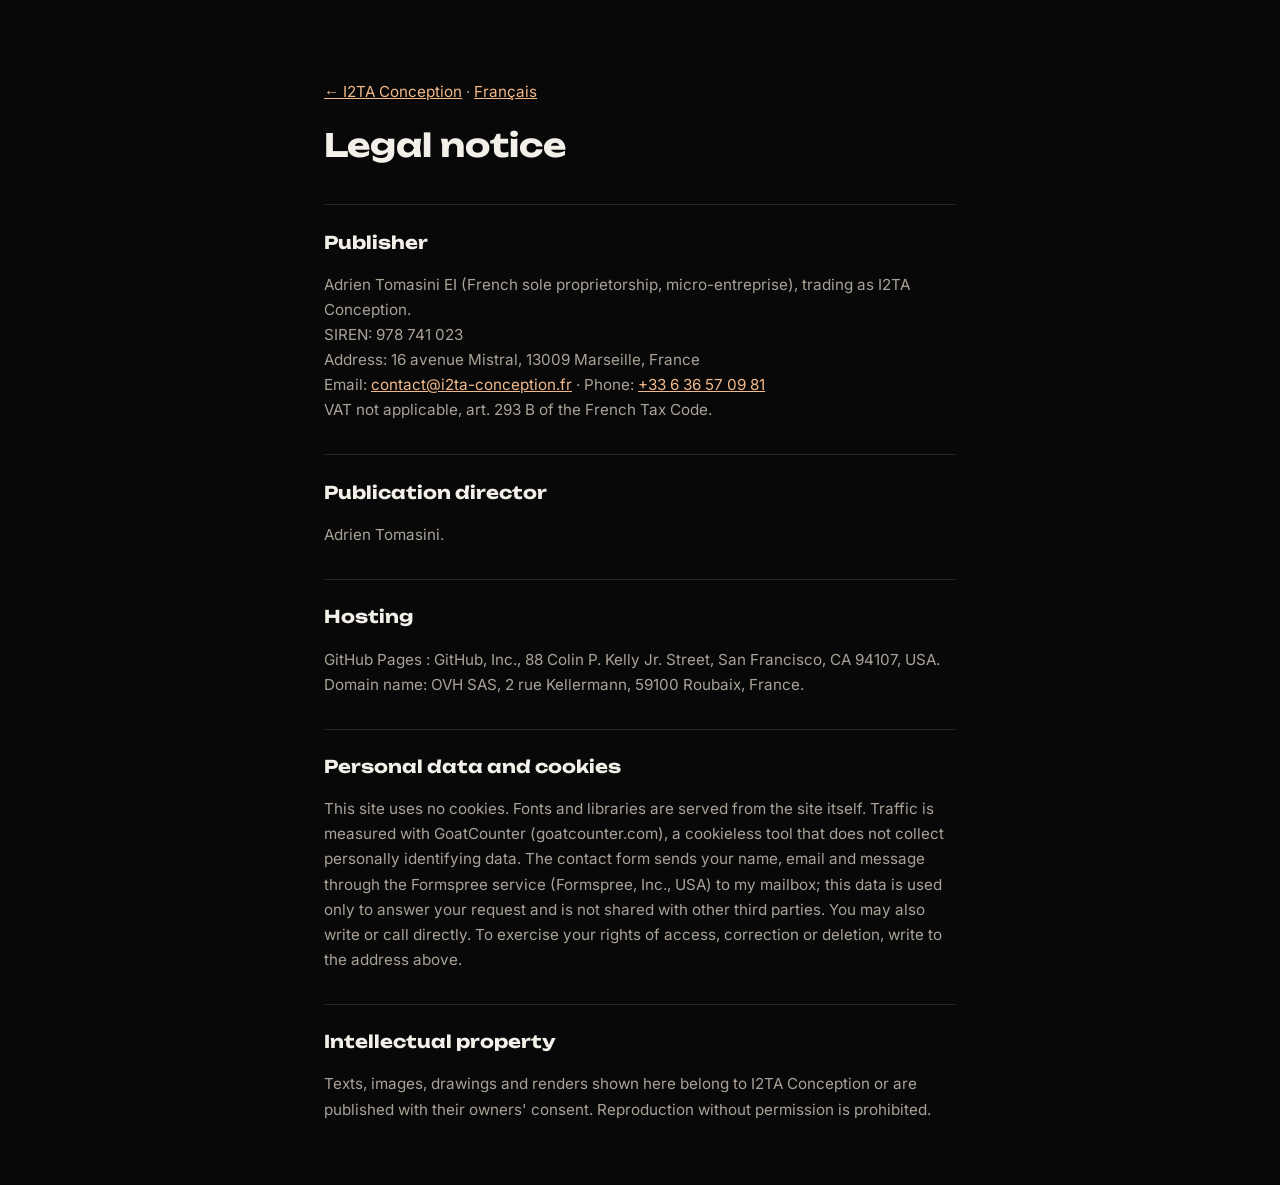
<file: en/legal-notice/index.html>
<!DOCTYPE html>
<html lang="en"><head>
<meta charset="UTF-8" /><meta name="viewport" content="width=device-width, initial-scale=1" />
<title>Legal notice | I2TA Conception</title>
<meta name="description" content="Legal notice of I2TA Conception." />
<meta name="robots" content="noindex, follow" />
<link rel="icon" href="/favicon.ico" sizes="any" />
<link rel="icon" href="/favicon-32.png" type="image/png" sizes="32x32" />
<link rel="apple-touch-icon" href="/apple-touch-icon.png" />
<link rel="canonical" href="https://i2ta-conception.fr/en/legal-notice/" />
<link rel="stylesheet" href="/fonts/fonts.css" />
<style>@font-face{font-family:"Unbounded";font-style:normal;font-weight:200 900;font-display:swap;src:url("/fonts/unbounded-latin-wght-normal.woff2") format("woff2-variations")}

:root{--bg:#080808;--line:#25221f;--ink:#f3efe9;--dim:#aaa298;--accent:#f2b98a}
*{box-sizing:border-box}body{margin:0;background:var(--bg);color:var(--ink);font-family:"Inter",sans-serif;line-height:1.65}
main{max-width:760px;margin:0 auto;padding:4rem 5% 3rem}
h1{font-family:"Unbounded",sans-serif;font-size:2rem;margin:0 0 2rem}
h2{font-family:"Unbounded",sans-serif;font-size:1.1rem;margin:2rem 0 .5rem;border-top:1px solid var(--line);padding-top:1.4rem}
p,li{color:var(--dim);font-size:.95rem}a{color:var(--accent)}ul{padding-left:1.2rem}
</style>
</head><body><main>
<p><a href="/en/">← I2TA Conception</a> · <a href="/mentions-legales/">Français</a></p>
<h1>Legal notice</h1>
<h2>Publisher</h2>
<p>Adrien Tomasini EI (French sole proprietorship, micro-entreprise), trading as I2TA Conception.<br>
SIREN: 978 741 023<br>
Address: 16 avenue Mistral, 13009 Marseille, France<br>
Email: <a href="mailto:contact@i2ta-conception.fr">contact@i2ta-conception.fr</a> · Phone: <a href="tel:+33636570981">+33 6 36 57 09 81</a><br>
VAT not applicable, art. 293 B of the French Tax Code.</p>
<h2>Publication director</h2>
<p>Adrien Tomasini.</p>
<h2>Hosting</h2>
<p>GitHub Pages : GitHub, Inc., 88 Colin P. Kelly Jr. Street, San Francisco, CA 94107, USA.<br>
Domain name: OVH SAS, 2 rue Kellermann, 59100 Roubaix, France.</p>
<h2>Personal data and cookies</h2>
<p>This site uses no cookies. Fonts and libraries are served from the site itself. Traffic is measured with GoatCounter (goatcounter.com), a cookieless tool that does not collect personally identifying data. The contact form sends your name, email and message through the Formspree service (Formspree, Inc., USA) to my mailbox; this data is used only to answer your request and is not shared with other third parties. You may also write or call directly. To exercise your rights of access, correction or deletion, write to the address above.</p>
<h2>Intellectual property</h2>
<p>Texts, images, drawings and renders shown here belong to I2TA Conception or are published with their owners' consent. Reproduction without permission is prohibited.</p>
</main></body></html>
</file>
<file: fonts/fonts.css>
@font-face{font-family:"Space Grotesk";font-style:normal;font-weight:300 700;font-display:swap;src:url("/fonts/space-grotesk-latin-wght-normal.woff2") format("woff2-variations")}
@font-face{font-family:"Inter";font-style:normal;font-weight:100 900;font-display:swap;src:url("/fonts/inter-latin-wght-normal.woff2") format("woff2-variations")}
@font-face{font-family:"JetBrains Mono";font-style:normal;font-weight:100 800;font-display:swap;src:url("/fonts/jetbrains-mono-latin-wght-normal.woff2") format("woff2-variations")}
</file>
